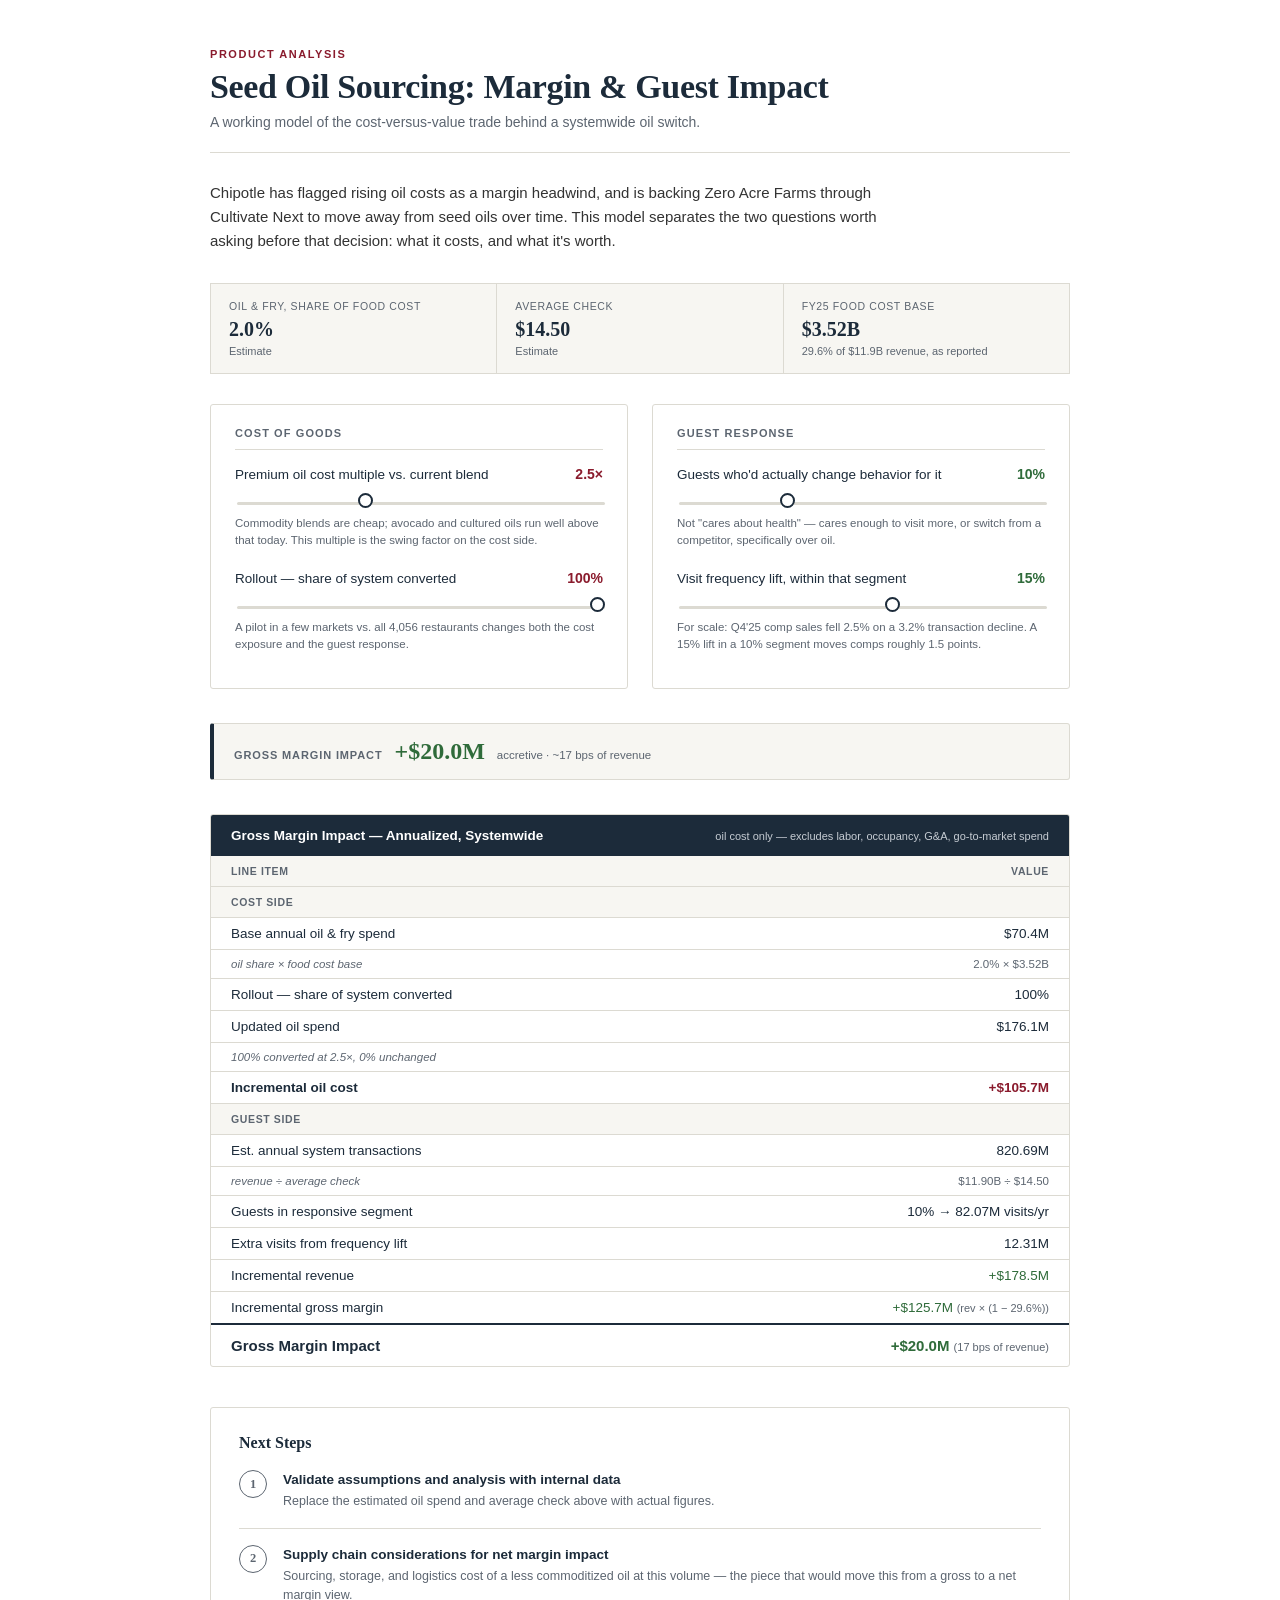
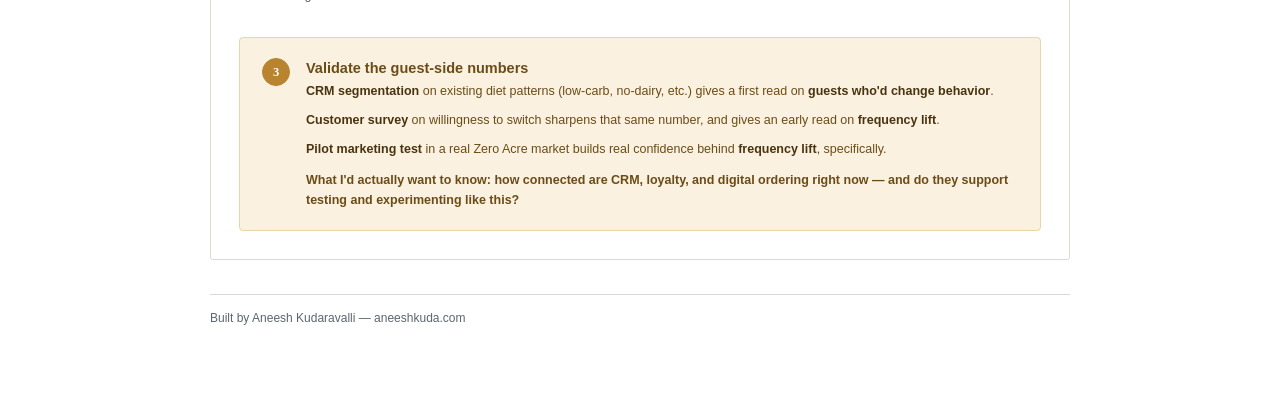
<file: oil-line/index.html>
<!DOCTYPE html>
<html lang="en">
<head>
<meta charset="UTF-8">
<title>Seed Oil Sourcing — Margin & Guest Impact</title>
<meta property="og:title" content="Seed Oil Sourcing: Margin & Guest Impact">
<meta property="og:description" content="A working model of the cost-vs-value trade behind a systemwide oil switch at Chipotle — built by Aneesh Kudaravalli.">
<meta property="og:type" content="website">
<meta name="twitter:card" content="summary">
<meta name="twitter:title" content="Seed Oil Sourcing: Margin & Guest Impact">
<meta name="twitter:description" content="A working model of the cost-vs-value trade behind a systemwide oil switch at Chipotle.">
<meta name="description" content="A working model of the cost-vs-value trade behind a systemwide oil switch at Chipotle — built by Aneesh Kudaravalli.">
<link rel="icon" href="data:,">
<style>
  :root{
    --ink: #1c2b3a;
    --ink-soft: #5c6570;
    --rule: #dcdad2;
    --panel: #f7f6f2;
    --paper: #ffffff;
    --accent: #8a1b2d;
    --accent-soft: #f4e9ea;
    --gold: #b8842f;
    --gold-soft: #faf1e0;
    --positive: #2f6b3a;
    --negative: #8a1b2d;
  }
  *{box-sizing:border-box;}
  html,body{margin:0;padding:0;background:var(--paper);}
  body{
    font-family: -apple-system, "Helvetica Neue", Arial, sans-serif;
    color: var(--ink);
    min-height:100vh;
  }
  .wrap{max-width: 940px; margin:0 auto; padding: 48px 40px 70px;}
  @media (max-width: 640px){ .wrap{ padding: 32px 20px 50px; } }

  header{
    border-bottom: 1px solid var(--rule);
    padding-bottom: 22px;
    margin-bottom: 28px;
  }
  .eyebrow{
    text-transform: uppercase;
    letter-spacing: .14em;
    font-size: 11px;
    color: var(--accent);
    margin: 0 0 8px;
    font-weight:600;
  }
  h1{
    font-family: Georgia, 'Times New Roman', serif;
    font-weight: 600;
    font-size: clamp(26px, 4vw, 34px);
    margin: 0 0 8px;
    letter-spacing: -0.01em;
    color: var(--ink);
  }
  .sub{
    font-size: 14px;
    color: var(--ink-soft);
    margin: 0;
  }

  .dek{
    font-size: 15px;
    line-height: 1.6;
    color: #333;
    max-width: 680px;
    margin: 0 0 30px;
  }

  /* key assumptions strip */
  .givens{
    display:grid;
    grid-template-columns: repeat(3, 1fr);
    gap: 1px;
    background: var(--rule);
    border: 1px solid var(--rule);
    margin-bottom: 30px;
  }
  @media (max-width: 640px){ .givens{ grid-template-columns: 1fr; } }
  .given{
    background: var(--panel);
    padding: 16px 18px;
  }
  .given .k{
    color: var(--ink-soft);
    text-transform:uppercase; letter-spacing:.06em; font-size:10.5px;
    display:block; margin-bottom:6px;
  }
  .given .v{ color: var(--ink); font-weight:700; font-size: 20px; font-family: Georgia, serif;}
  .given .n{ color: var(--ink-soft); font-size: 11px; display:block; margin-top:4px;}

  .quick-impact{
    display:flex;
    align-items:baseline;
    gap: 12px;
    flex-wrap: wrap;
    background: var(--panel);
    border: 1px solid var(--rule);
    border-left: 4px solid var(--ink);
    border-radius: 3px;
    padding: 14px 20px;
    margin-bottom: 34px;
  }
  .qi-label{
    font-size: 11px;
    text-transform: uppercase;
    letter-spacing: .08em;
    color: var(--ink-soft);
    font-weight: 700;
  }
  .qi-value{
    font-family: Georgia, serif;
    font-size: 24px;
    font-weight: 700;
  }
  .qi-value.pos{ color: var(--positive); }
  .qi-value.neg{ color: var(--negative); }
  .qi-sub{
    font-size: 11.5px;
    color: var(--ink-soft);
  }

  .stations{
    display:grid;
    grid-template-columns: 1fr 1fr;
    gap: 24px;
    margin-bottom: 34px;
  }
  @media (max-width: 720px){ .stations{ grid-template-columns: 1fr; } }

  .station{
    border: 1px solid var(--rule);
    border-radius: 3px;
    padding: 22px 24px 24px;
  }
  .station-label{
    font-size: 11px;
    letter-spacing: .1em;
    text-transform: uppercase;
    color: var(--ink-soft);
    margin: 0 0 16px;
    font-weight: 600;
    border-bottom: 1px solid var(--rule);
    padding-bottom: 10px;
  }

  .field{ margin-bottom: 22px; }
  .field:last-child{ margin-bottom: 0; }
  .field-top{
    display:flex; justify-content:space-between; align-items:baseline;
    margin-bottom: 9px;
  }
  .field-top label{ font-size: 13.5px; color: var(--ink); font-weight:500;}
  .field-top .val{
    font-size: 14px;
    font-weight: 700;
    font-variant-numeric: tabular-nums;
  }
  .station.cost .field-top .val{ color: var(--accent); }
  .station.guest .field-top .val{ color: var(--positive); }

  input[type=range]{
    -webkit-appearance:none; appearance:none;
    width:100%; height: 3px;
    background: var(--rule);
    border-radius: 2px;
    outline:none;
  }
  input[type=range]::-webkit-slider-thumb{
    -webkit-appearance:none;
    width:15px; height:15px;
    border-radius:50%;
    background: var(--paper);
    border: 2px solid var(--ink);
    cursor:pointer;
    margin-top:-6px;
  }
  input[type=range]::-moz-range-thumb{
    width:13px; height:13px; border-radius:50%;
    background: var(--paper); border: 2px solid var(--ink); cursor:pointer;
  }

  .note{
    font-size: 11.5px;
    color: var(--ink-soft);
    margin-top: 6px;
    line-height:1.45;
  }

  /* output table */
  .sheet{
    border: 1px solid var(--rule);
    border-radius: 3px;
    overflow: hidden;
    margin-bottom: 40px;
  }
  .sheet-head{
    background: var(--ink);
    color: #fff;
    padding: 13px 20px;
    display:flex; justify-content:space-between; align-items:baseline;
    flex-wrap: wrap;
    gap: 6px;
  }
  .sheet-head .t1{ font-weight:600; font-size:13.5px; }
  .sheet-head .t2{ font-size: 11px; color: #c6ccd3; }

  table{ width:100%; border-collapse: collapse; font-size: 13.5px; }
  thead th{
    text-align:left;
    font-size: 10.5px;
    text-transform: uppercase;
    letter-spacing: .06em;
    color: var(--ink-soft);
    background: var(--panel);
    padding: 9px 20px;
    border-bottom: 1px solid var(--rule);
  }
  thead th.num{ text-align:right; }
  tbody td{
    padding: 8px 20px;
    border-bottom: 1px solid var(--rule);
  }
  tbody td.num{ text-align:right; font-variant-numeric: tabular-nums; }
  tbody td.num.pos{ color: var(--positive); }
  tbody td.num.neg{ color: var(--negative); }
  tbody tr.section td{
    background: var(--panel);
    font-weight:700;
    font-size: 10.5px;
    text-transform:uppercase;
    letter-spacing:.06em;
    color: var(--ink-soft);
    padding-top:9px; padding-bottom:9px;
  }
  tbody tr.formula td{ color: var(--ink-soft); font-size:11.5px; font-style: italic; }
  tbody tr.formula td.num{ font-style: normal; }
  tbody tr.callout td{ font-weight: 700; }
  tbody tr.callout td.num.neg{ color: var(--negative); }
  tbody tr.callout td.num.pos{ color: var(--positive); }
  tbody tr.result td{
    font-weight:700; font-size:15px;
    border-top: 2px solid var(--ink);
    border-bottom: none;
    padding-top:12px; padding-bottom:12px;
  }
  tbody tr.result td.num.pos{ color: var(--positive); }
  tbody tr.result td.num.neg{ color: var(--negative); }
  .bps{ font-size:11px; font-weight:400; color: var(--ink-soft); }

  /* next steps */
  .next-steps{
    border: 1px solid var(--rule);
    border-radius: 3px;
    padding: 26px 28px 28px;
  }
  .next-steps > h3{
    font-family: Georgia, serif;
    font-size: 16px;
    margin: 0 0 18px;
    color: var(--ink);
  }
  .step{
    display:flex; gap: 16px;
    padding: 16px 0;
    border-top: 1px solid var(--rule);
  }
  .step:first-of-type{ border-top: none; padding-top: 0; }
  .step-num{
    flex: 0 0 28px;
    height: 28px;
    border-radius: 50%;
    border: 1.5px solid var(--ink-soft);
    color: var(--ink-soft);
    display:flex; align-items:center; justify-content:center;
    font-size: 12.5px; font-weight:700;
    font-family: Georgia, serif;
  }
  .step-body h4{
    margin: 2px 0 5px;
    font-size: 13.5px;
    color: var(--ink);
  }
  .step-body p{
    margin: 0;
    font-size: 12.5px;
    line-height: 1.55;
    color: var(--ink-soft);
  }

  .step.highlight{
    background: var(--gold-soft);
    border: 1px solid #e9d5a8;
    border-radius: 4px;
    margin-top: 16px;
    padding: 20px 22px;
  }
  .step.highlight .step-num{
    background: var(--gold);
    border-color: var(--gold);
    color: #fff;
  }
  .step.highlight .step-body h4{
    font-size: 14.5px;
    color: #6b4c17;
  }
  .step.highlight .step-body p{ color: #6b4c17; }
  .step.highlight .step-body p.emph{
    margin-top: 12px;
    font-weight: 600;
  }
  .substeps p{
    margin: 0 0 9px;
    font-size: 12.5px;
    line-height: 1.6;
    color: #6b4c17;
  }
  .substeps p:last-child{ margin-bottom: 0; }
  .substeps p b{ color: #4a3410; }

  footer{
    margin-top: 34px;
    font-size: 12px;
    color: var(--ink-soft);
    border-top: 1px solid var(--rule);
    padding-top: 16px;
  }
</style>
</head>
<body>
<div class="wrap">

  <header>
    <p class="eyebrow">Product Analysis</p>
    <h1>Seed Oil Sourcing: Margin &amp; Guest Impact</h1>
    <p class="sub">A working model of the cost-versus-value trade behind a systemwide oil switch.</p>
  </header>

  <p class="dek">Chipotle has flagged rising oil costs as a margin headwind, and is backing Zero Acre Farms through Cultivate Next to move away from seed oils over time. This model separates the two questions worth asking before that decision: what it costs, and what it's worth.</p>

  <div class="givens">
    <div class="given">
      <span class="k">Oil &amp; fry, share of food cost</span>
      <span class="v" id="oilShareGiven">2.0%</span>
      <span class="n">Estimate</span>
    </div>
    <div class="given">
      <span class="k">Average check</span>
      <span class="v" id="checkGiven">$14.50</span>
      <span class="n">Estimate</span>
    </div>
    <div class="given">
      <span class="k">FY25 food cost base</span>
      <span class="v" id="foodCostGiven">–</span>
      <span class="n">29.6% of $11.9B revenue, as reported</span>
    </div>
  </div>

  <div class="stations">

    <div class="station cost">
      <p class="station-label">Cost of Goods</p>

      <div class="field">
        <div class="field-top">
          <label for="premium">Premium oil cost multiple vs. current blend</label>
          <span class="val" id="premiumVal">2.5×</span>
        </div>
        <input type="range" id="premium" min="1.2" max="5" step="0.1" value="2.5">
        <p class="note">Commodity blends are cheap; avocado and cultured oils run well above that today. This multiple is the swing factor on the cost side.</p>
      </div>

      <div class="field">
        <div class="field-top">
          <label for="rollout">Rollout — share of system converted</label>
          <span class="val" id="rolloutVal">100%</span>
        </div>
        <input type="range" id="rollout" min="10" max="100" step="5" value="100">
        <p class="note">A pilot in a few markets vs. all 4,056 restaurants changes both the cost exposure and the guest response.</p>
      </div>
    </div>

    <div class="station guest">
      <p class="station-label">Guest Response</p>

      <div class="field">
        <div class="field-top">
          <label for="segment">Guests who'd actually change behavior for it</label>
          <span class="val" id="segmentVal">10%</span>
        </div>
        <input type="range" id="segment" min="2" max="30" step="1" value="10">
        <p class="note">Not "cares about health" — cares enough to visit more, or switch from a competitor, specifically over oil.</p>
      </div>

      <div class="field">
        <div class="field-top">
          <label for="lift">Visit frequency lift, within that segment</label>
          <span class="val" id="liftVal">15%</span>
        </div>
        <input type="range" id="lift" min="1" max="25" step="1" value="15">
        <p class="note">For scale: Q4'25 comp sales fell 2.5% on a 3.2% transaction decline. A 15% lift in a 10% segment moves comps roughly 1.5 points.</p>
      </div>
    </div>

  </div>

  <div class="quick-impact">
    <span class="qi-label">Gross Margin Impact</span>
    <span class="qi-value" id="quickImpactValue">–</span>
    <span class="qi-sub" id="quickImpactSub"></span>
  </div>

  <div class="sheet">
    <div class="sheet-head">
      <span class="t1">Gross Margin Impact — Annualized, Systemwide</span>
      <span class="t2">oil cost only — excludes labor, occupancy, G&amp;A, go-to-market spend</span>
    </div>
    <table>
      <thead>
        <tr><th>Line item</th><th class="num">Value</th></tr>
      </thead>
      <tbody id="sheetBody">
        <!-- filled by JS -->
      </tbody>
    </table>
  </div>

  <div class="next-steps">
    <h3>Next Steps</h3>

    <div class="step">
      <div class="step-num">1</div>
      <div class="step-body">
        <h4>Validate assumptions and analysis with internal data</h4>
        <p>Replace the estimated oil spend and average check above with actual figures.</p>
      </div>
    </div>

    <div class="step">
      <div class="step-num">2</div>
      <div class="step-body">
        <h4>Supply chain considerations for net margin impact</h4>
        <p>Sourcing, storage, and logistics cost of a less commoditized oil at this volume — the piece that would move this from a gross to a net margin view.</p>
      </div>
    </div>

    <div class="step highlight">
      <div class="step-num">3</div>
      <div class="step-body">
        <h4>Validate the guest-side numbers</h4>
        <div class="substeps">
          <p><b>CRM segmentation</b> on existing diet patterns (low-carb, no-dairy, etc.) gives a first read on <b>guests who'd change behavior</b>.</p>
          <p><b>Customer survey</b> on willingness to switch sharpens that same number, and gives an early read on <b>frequency lift</b>.</p>
          <p><b>Pilot marketing test</b> in a real Zero Acre market builds real confidence behind <b>frequency lift</b>, specifically.</p>
        </div>
        <p class="emph">What I'd actually want to know: how connected are CRM, loyalty, and digital ordering right now — and do they support testing and experimenting like this?</p>
      </div>
    </div>
  </div>

  <footer>
    Built by Aneesh Kudaravalli — aneeshkuda.com
  </footer>

</div>

<script>
function fmt(n){
  const sign = n < 0 ? "-" : "";
  n = Math.abs(n);
  if(n >= 1e9) return sign + "$" + (n/1e9).toFixed(2) + "B";
  if(n >= 1e6) return sign + "$" + (n/1e6).toFixed(1) + "M";
  if(n >= 1e3) return sign + "$" + (n/1e3).toFixed(0) + "K";
  return sign + "$" + n.toFixed(0);
}
function fmtNum(n){
  if(n >= 1e6) return (n/1e6).toFixed(2) + "M";
  if(n >= 1e3) return (n/1e3).toFixed(0) + "K";
  return n.toFixed(0);
}

const REVENUE = 11.9e9;
const FOOD_COST_PCT = 0.296;
const OIL_SHARE = 0.02;
const CHECK = 14.50;

function estGuestVisitsBase(check){
  return REVENUE / check;
}

document.getElementById("foodCostGiven").textContent = fmt(REVENUE * FOOD_COST_PCT);
document.getElementById("oilShareGiven").textContent = (OIL_SHARE*100).toFixed(1) + "%";
document.getElementById("checkGiven").textContent = "$" + CHECK.toFixed(2);

const ids = ["premium","rollout","segment","lift"];
const els = {};
ids.forEach(id => els[id] = document.getElementById(id));

function row(item, value, opts){
  opts = opts || {};
  const cls = opts.cls ? ' class="'+opts.cls+'"' : '';
  const numCls = opts.numCls ? ' class="num '+opts.numCls+'"' : ' class="num"';
  return '<tr'+cls+'><td>'+item+'</td><td'+numCls+'>'+value+'</td></tr>';
}

function update(){
  const premium = parseFloat(els.premium.value);
  const rollout = parseFloat(els.rollout.value) / 100;
  const segment = parseFloat(els.segment.value) / 100;
  const lift = parseFloat(els.lift.value) / 100;

  document.getElementById("premiumVal").textContent = els.premium.value + "×";
  document.getElementById("rolloutVal").textContent = els.rollout.value + "%";
  document.getElementById("segmentVal").textContent = els.segment.value + "%";
  document.getElementById("liftVal").textContent = els.lift.value + "%";

  const totalFoodCost = REVENUE * FOOD_COST_PCT;
  const baseOilSpend = totalFoodCost * OIL_SHARE;
  const incrementalCost = baseOilSpend * (premium - 1) * rollout;

  const totalVisits = estGuestVisitsBase(CHECK);
  const segmentVisits = totalVisits * segment;
  const extraVisits = segmentVisits * lift * rollout;
  const incrementalRevenue = extraVisits * CHECK;
  const incrementalGrossMargin = incrementalRevenue * (1 - FOOD_COST_PCT);

  const net = incrementalGrossMargin - incrementalCost;
  const bps = (net / REVENUE) * 10000;
  const netCls = net >= 0 ? "pos" : "neg";

  const updatedOilSpend = baseOilSpend * (1 + rollout * (premium - 1));
  const rolloutPct = els.rollout.value;
  const unchangedPct = (100 - parseFloat(rolloutPct));

  let html = "";
  html += row("<b>Cost side</b>", "", {cls:"section"});
  html += row("Base annual oil &amp; fry spend", fmt(baseOilSpend));
  html += row("oil share × food cost base", "2.0% × " + fmt(totalFoodCost), {cls:"formula"});
  html += row("Rollout — share of system converted", rolloutPct + "%");
  html += row("Updated oil spend", fmt(updatedOilSpend));
  html += row(rolloutPct + "% converted at " + premium.toFixed(1) + "×, " + unchangedPct + "% unchanged", "", {cls:"formula"});
  html += row("Incremental oil cost", "+" + fmt(incrementalCost), {cls:"callout", numCls:"neg"});

  html += row("<b>Guest side</b>", "", {cls:"section"});
  html += row("Est. annual system transactions", fmtNum(totalVisits));
  html += row("revenue ÷ average check", fmt(REVENUE) + " ÷ " + "$" + CHECK.toFixed(2), {cls:"formula"});
  html += row("Guests in responsive segment", els.segment.value + "% → " + fmtNum(segmentVisits) + " visits/yr");
  html += row("Extra visits from frequency lift", fmtNum(extraVisits));
  html += row("Incremental revenue", "+" + fmt(incrementalRevenue), {numCls:"pos"});
  html += row("Incremental gross margin", "+" + fmt(incrementalGrossMargin) + " <span class='bps'>(rev × (1 − 29.6%))</span>", {numCls:"pos"});

  html += row("<b>Gross Margin Impact</b>", (net>=0?"+":"-") + fmt(net) + " <span class='bps'>(" + Math.abs(bps).toFixed(0) + " bps of revenue)</span>", {cls:"result", numCls:netCls});

  document.getElementById("sheetBody").innerHTML = html;

  const qiVal = document.getElementById("quickImpactValue");
  qiVal.textContent = (net >= 0 ? "+" : "-") + fmt(net);
  qiVal.className = "qi-value " + netCls;
  document.getElementById("quickImpactSub").textContent =
    (net >= 0 ? "accretive" : "dilutive") + " · ~" + Math.abs(bps).toFixed(0) + " bps of revenue";
}

ids.forEach(id => els[id].addEventListener("input", update));
update();
</script>

</body>
</html>
</file>
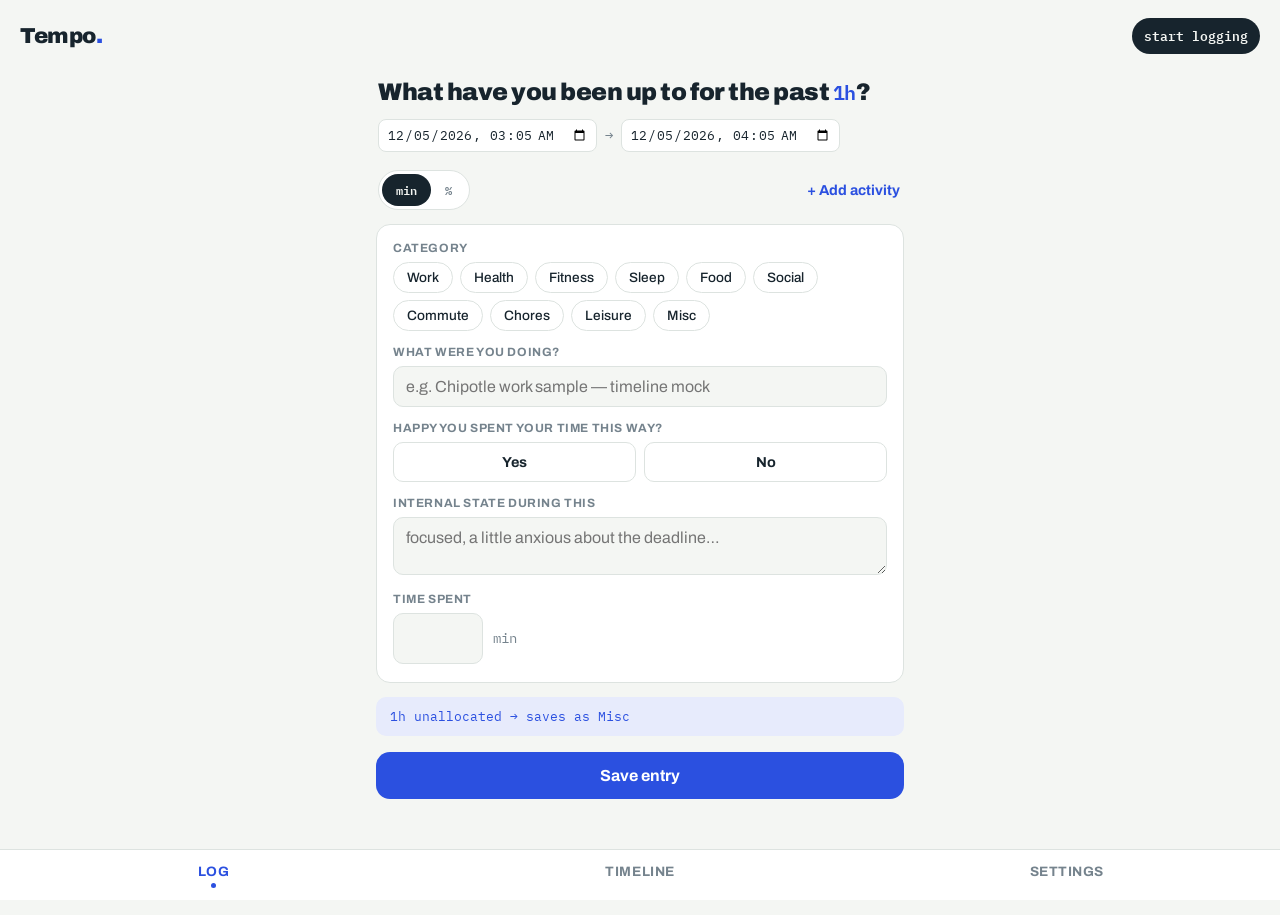
<file: tempo/index.html>
<!DOCTYPE html>
<html lang="en">
<head>
<meta charset="UTF-8">
<meta name="viewport" content="width=device-width, initial-scale=1, viewport-fit=cover, user-scalable=no">
<title>Tempo — time & state journal</title>
<meta name="theme-color" content="#F4F6F3">
<link rel="manifest" href="./manifest.webmanifest">
<link rel="apple-touch-icon" href="./apple-touch-icon.png">
<meta name="apple-mobile-web-app-capable" content="yes">
<meta name="apple-mobile-web-app-status-bar-style" content="default">
<meta name="apple-mobile-web-app-title" content="Tempo">
<link rel="preconnect" href="https://fonts.googleapis.com">
<link rel="preconnect" href="https://fonts.gstatic.com" crossorigin>
<link href="https://fonts.googleapis.com/css2?family=Archivo:wght@400;500;700;900&family=IBM+Plex+Mono:wght@400;500;600&display=swap" rel="stylesheet">
<style>
:root{
  --paper:#F4F6F3; --card:#FFFFFF; --ink:#17242D; --graphite:#75838D; --line:#DDE3E0;
  --cobalt:#2B50E0; --cobalt-soft:#E7EBFC;
  --glad:#1F9D62; --glad-soft:#E3F4EC; --notglad:#D6493E; --notglad-soft:#FBE9E7;
  --r:14px; --mono:'IBM Plex Mono',ui-monospace,monospace; --sans:'Archivo',system-ui,sans-serif;
}
*{box-sizing:border-box;margin:0;padding:0;-webkit-tap-highlight-color:transparent}
html{font-size:16px}
body{background:var(--paper);color:var(--ink);font-family:var(--sans);min-height:100vh;padding-bottom:96px}
button{font-family:inherit;font-size:inherit;color:inherit;background:none;border:none;cursor:pointer}
input,textarea,select{font-family:inherit;font-size:1rem;color:var(--ink)}
textarea{resize:vertical}
:focus-visible{outline:2px solid var(--cobalt);outline-offset:2px}

/* ---------- header ---------- */
header{padding:calc(env(safe-area-inset-top) + 18px) 20px 14px;display:flex;align-items:center;justify-content:space-between;gap:12px}
.brand{font-weight:900;font-size:1.35rem;letter-spacing:-.02em}
.brand span{color:var(--cobalt)}
.gap-chip{font-family:var(--mono);font-size:.8rem;font-weight:600;background:var(--ink);color:var(--paper);padding:7px 12px;border-radius:999px;white-space:nowrap}
.gap-chip.caughtup{background:var(--glad-soft);color:var(--glad)}

/* ---------- tabs ---------- */
nav{position:fixed;bottom:0;left:0;right:0;background:var(--card);border-top:1px solid var(--line);display:flex;z-index:30;padding-bottom:env(safe-area-inset-bottom)}
nav button{flex:1;padding:14px 0 12px;font-weight:700;font-size:.85rem;letter-spacing:.04em;text-transform:uppercase;color:var(--graphite)}
nav button.active{color:var(--cobalt)}
nav button.active .dot{opacity:1}
nav .dot{display:block;width:5px;height:5px;border-radius:50%;background:var(--cobalt);margin:4px auto 0;opacity:0}

main{max-width:560px;margin:0 auto;padding:0 16px}
section.view{display:none}
section.view.active{display:block}

/* ---------- log view ---------- */
.prompt{font-weight:900;font-size:1.5rem;line-height:1.2;letter-spacing:-.02em;margin:10px 2px 4px}
.prompt em{font-style:normal;color:var(--cobalt);font-family:var(--mono);font-weight:600;font-size:1.25rem}
.window-row{display:flex;align-items:center;gap:8px;margin:12px 2px 18px;font-family:var(--mono);font-size:.85rem;color:var(--graphite)}
.window-row input[type=datetime-local]{font-family:var(--mono);font-size:.8rem;border:1px solid var(--line);border-radius:8px;padding:6px 8px;background:var(--card);color:var(--ink)}

.acard{background:var(--card);border:1px solid var(--line);border-radius:var(--r);padding:16px;margin-bottom:14px;position:relative}
.acard .remove{position:absolute;top:10px;right:12px;color:var(--graphite);font-size:1.1rem;line-height:1;padding:4px}
.field{margin-bottom:14px}
.field label{display:block;font-size:.75rem;font-weight:700;letter-spacing:.05em;text-transform:uppercase;color:var(--graphite);margin-bottom:7px}
.cats{display:flex;flex-wrap:wrap;gap:7px}
.cats button{border:1px solid var(--line);border-radius:999px;padding:7px 13px;font-size:.85rem;font-weight:500;background:var(--card)}
.cats button.sel{background:var(--ink);color:var(--paper);border-color:var(--ink)}
.field input[type=text],.field textarea{width:100%;border:1px solid var(--line);border-radius:10px;padding:11px 12px;background:var(--paper)}
.field textarea{min-height:56px}
.gladrow{display:flex;gap:8px}
.gladrow button{flex:1;border:1px solid var(--line);border-radius:10px;padding:11px 8px;font-weight:700;font-size:.9rem;background:var(--card)}
.gladrow button.yes.sel{background:var(--glad-soft);border-color:var(--glad);color:var(--glad)}
.gladrow button.no.sel{background:var(--notglad-soft);border-color:var(--notglad);color:var(--notglad)}
.allocrow{display:flex;align-items:center;gap:10px}
.allocrow input{width:90px;border:1px solid var(--line);border-radius:10px;padding:11px 12px;background:var(--paper);font-family:var(--mono);font-weight:600;text-align:right}
.allocrow .unit{font-family:var(--mono);font-size:.85rem;color:var(--graphite)}
.alloc-equiv{font-family:var(--mono);font-size:.75rem;color:var(--graphite);margin-left:auto}

.toolbar{display:flex;align-items:center;justify-content:space-between;margin:4px 2px 14px}
.seg{display:inline-flex;background:var(--card);border:1px solid var(--line);border-radius:999px;padding:3px}
.seg button{padding:6px 14px;border-radius:999px;font-family:var(--mono);font-size:.78rem;font-weight:600;color:var(--graphite)}
.seg button.sel{background:var(--ink);color:var(--paper)}
.addact{font-weight:700;color:var(--cobalt);font-size:.9rem;padding:8px 2px}

.remainder{font-family:var(--mono);font-size:.82rem;padding:11px 14px;border-radius:10px;margin-bottom:14px}
.remainder.ok{background:var(--cobalt-soft);color:var(--cobalt)}
.remainder.zero{background:var(--glad-soft);color:var(--glad)}
.remainder.over{background:var(--notglad-soft);color:var(--notglad)}

.savebtn{width:100%;background:var(--cobalt);color:#fff;font-weight:700;font-size:1rem;padding:15px;border-radius:var(--r);margin:2px 0 20px}
.savebtn:disabled{opacity:.45}
.toast{position:fixed;left:50%;bottom:90px;transform:translateX(-50%) translateY(20px);background:var(--ink);color:var(--paper);font-family:var(--mono);font-size:.82rem;padding:10px 18px;border-radius:999px;opacity:0;pointer-events:none;transition:.25s;z-index:40}
.toast.show{opacity:1;transform:translateX(-50%) translateY(0)}

/* ---------- timeline ---------- */
.day{margin:18px 0 26px}
.dayhead{display:flex;align-items:baseline;justify-content:space-between;margin:0 2px 8px}
.dayhead h2{font-weight:900;font-size:1.05rem;letter-spacing:-.01em}
.dayhead .stat{font-family:var(--mono);font-size:.75rem;color:var(--graphite)}
.strip{display:flex;height:34px;border-radius:8px;overflow:hidden;border:1px solid var(--line);background:repeating-linear-gradient(90deg,var(--card),var(--card) 6px,var(--paper) 6px,var(--paper) 12px)}
.strip .segblk{height:100%}
.striplabels{display:flex;justify-content:space-between;font-family:var(--mono);font-size:.65rem;color:var(--graphite);margin:4px 2px 10px}
.ecard{background:var(--card);border:1px solid var(--line);border-radius:var(--r);margin-bottom:10px;overflow:hidden}
.ecard .ehead{width:100%;display:flex;align-items:center;gap:10px;padding:13px 14px;text-align:left}
.ecard .etime{font-family:var(--mono);font-size:.78rem;font-weight:600;color:var(--cobalt);white-space:nowrap}
.ecard .esumm{font-size:.88rem;color:var(--ink);overflow:hidden;text-overflow:ellipsis;white-space:nowrap;flex:1}
.ecard .chev{color:var(--graphite);font-size:.8rem}
.ebody{display:none;border-top:1px solid var(--line);padding:4px 14px 10px}
.ecard.open .ebody{display:block}
.arow{padding:12px 0;border-bottom:1px dashed var(--line)}
.arow:last-of-type{border-bottom:none}
.arow .top{display:flex;align-items:center;gap:8px;margin-bottom:4px}
.catdot{width:9px;height:9px;border-radius:3px;flex:none}
.arow .cat{font-size:.72rem;font-weight:700;letter-spacing:.05em;text-transform:uppercase;color:var(--graphite)}
.arow .mins{font-family:var(--mono);font-size:.72rem;color:var(--graphite);margin-left:auto}
.gdot{width:9px;height:9px;border-radius:50%;flex:none}
.arow .desc{font-size:.92rem;margin:2px 0}
.arow .state{font-size:.85rem;color:var(--graphite);font-style:italic}
.eactions{display:flex;gap:14px;padding:8px 0 4px}
.eactions button{font-size:.8rem;font-weight:700;color:var(--graphite)}
.eactions button.danger{color:var(--notglad)}
.empty{text-align:center;color:var(--graphite);padding:60px 20px;font-size:.95rem;line-height:1.6}
.empty strong{display:block;font-weight:900;font-size:1.2rem;color:var(--ink);margin-bottom:6px}

/* ---------- settings ---------- */
.setcard{background:var(--card);border:1px solid var(--line);border-radius:var(--r);padding:16px;margin:14px 0}
.setcard h3{font-size:.95rem;font-weight:900;margin-bottom:6px}
.setcard p{font-size:.85rem;color:var(--graphite);line-height:1.5;margin-bottom:12px}
.setbtn{display:inline-block;border:1px solid var(--line);border-radius:10px;padding:10px 16px;font-weight:700;font-size:.88rem;background:var(--paper)}
@media (prefers-reduced-motion: reduce){*{transition:none!important}}
</style>
</head>
<body>

<header>
  <div class="brand">Tempo<span>.</span></div>
  <button class="gap-chip" id="gapChip" onclick="showView('log')">—</button>
</header>

<main>
  <!-- LOG -->
  <section class="view active" id="view-log">
    <h1 class="prompt">What have you been up to for the past <em id="promptGap">—</em>?</h1>
    <div class="window-row">
      <input type="datetime-local" id="winStart" aria-label="Window start">
      <span>→</span>
      <input type="datetime-local" id="winEnd" aria-label="Window end">
    </div>
    <div class="toolbar">
      <div class="seg" role="group" aria-label="Allocation mode">
        <button id="modeMin" class="sel" onclick="setMode('min')">min</button>
        <button id="modePct" onclick="setMode('pct')">%</button>
      </div>
      <button class="addact" onclick="addActivity()">+ Add activity</button>
    </div>
    <div id="activities"></div>
    <div class="remainder ok" id="remainder">—</div>
    <button class="savebtn" id="saveBtn" onclick="saveEntry()">Save entry</button>
  </section>

  <!-- TIMELINE -->
  <section class="view" id="view-timeline"><div id="timeline"></div></section>

  <!-- SETTINGS -->
  <section class="view" id="view-settings">
    <div class="setcard">
      <h3>Export data</h3>
      <p>Download every entry as JSON. Your data lives on this device only — export regularly as a backup.</p>
      <button class="setbtn" onclick="exportJSON()">Download JSON</button>
    </div>
    <div class="setcard">
      <h3>Import data</h3>
      <p>Restore from a Tempo JSON export. Entries merge by ID; nothing is overwritten silently.</p>
      <input type="file" id="importFile" accept=".json" onchange="importJSON(event)">
    </div>
    <div class="setcard">
      <h3>Hourly nudge on iPhone</h3>
      <p>Open Shortcuts → Automation → New → Time of Day → repeat hourly → add action "Open URL" with this page's address. Or set a recurring Reminder. iOS can't text you from a web app, but this gets close.</p>
    </div>
  </section>
</main>

<nav>
  <button id="tab-log" class="active" onclick="showView('log')">Log<span class="dot"></span></button>
  <button id="tab-timeline" onclick="showView('timeline')">Timeline<span class="dot"></span></button>
  <button id="tab-settings" onclick="showView('settings')">Settings<span class="dot"></span></button>
</nav>

<div class="toast" id="toast"></div>

<script>
/* =============== data =============== */
const KEY='tempo.v1';
const CATS=[
 {id:'work',    label:'Work',    color:'#2B50E0'},
 {id:'health',  label:'Health',  color:'#3FB8AF'},
 {id:'fitness', label:'Fitness', color:'#1F9D62'},
 {id:'sleep',   label:'Sleep',   color:'#5C6BC0'},
 {id:'food',    label:'Food',    color:'#E8A13B'},
 {id:'social',  label:'Social',  color:'#E5679B'},
 {id:'commute', label:'Commute', color:'#8D6E63'},
 {id:'chores',  label:'Chores',  color:'#A1887F'},
 {id:'leisure', label:'Leisure', color:'#9C5FE0'},
 {id:'misc',    label:'Misc',    color:'#B0BEC5'},
];
const catById=id=>CATS.find(c=>c.id===id)||CATS[CATS.length-1];

function loadStore(){
  try{
    const raw=localStorage.getItem(KEY);
    if(raw){const s=JSON.parse(raw); if(s&&Array.isArray(s.entries)) return s;}
  }catch(e){}
  return {schema:1, profile:{id:'local-user', role:'owner'}, entries:[]};
}
function saveStore(){ localStorage.setItem(KEY, JSON.stringify(store)); }
let store=loadStore();

/* =============== helpers =============== */
const uid=()=> Date.now().toString(36)+Math.random().toString(36).slice(2,8);
const pad=n=>String(n).padStart(2,'0');
function toLocalInput(d){return d.getFullYear()+'-'+pad(d.getMonth()+1)+'-'+pad(d.getDate())+'T'+pad(d.getHours())+':'+pad(d.getMinutes());}
function fmtDur(mins){
  mins=Math.round(mins);
  if(mins<60) return mins+'m';
  const h=Math.floor(mins/60), m=mins%60;
  return m? h+'h '+m+'m' : h+'h';
}
function fmtTime(iso){const d=new Date(iso);let h=d.getHours(),m=d.getMinutes(),ap=h>=12?'p':'a';h=h%12||12;return h+':'+pad(m)+ap;}
function dayKey(iso){const d=new Date(iso);return d.getFullYear()+'-'+pad(d.getMonth()+1)+'-'+pad(d.getDate());}
function dayLabel(key){
  const [y,mo,da]=key.split('-').map(Number);
  const d=new Date(y,mo-1,da), today=new Date(); today.setHours(0,0,0,0);
  const diff=Math.round((today-d)/86400000);
  const nice=d.toLocaleDateString(undefined,{weekday:'long',month:'short',day:'numeric'});
  return diff===0?'Today · '+nice : diff===1?'Yesterday · '+nice : nice;
}
function lastEntryEnd(){
  if(!store.entries.length) return null;
  return store.entries.reduce((mx,e)=> new Date(e.end)>new Date(mx)?e.end:mx, store.entries[0].end);
}

/* =============== live gap chip =============== */
function refreshGap(){
  const last=lastEntryEnd();
  const chip=document.getElementById('gapChip');
  if(!last){chip.textContent='start logging'; chip.classList.remove('caughtup'); return;}
  const mins=(Date.now()-new Date(last).getTime())/60000;
  if(mins<5){chip.textContent='caught up'; chip.classList.add('caughtup');}
  else {chip.textContent=fmtDur(mins)+' unlogged'; chip.classList.remove('caughtup');}
}
setInterval(refreshGap,30000);

/* =============== log form =============== */
let mode='min'; // 'min' | 'pct'
let draft=[];   // activity drafts

function windowMinutes(){
  const s=new Date(document.getElementById('winStart').value);
  const e=new Date(document.getElementById('winEnd').value);
  const m=(e-s)/60000;
  return isFinite(m)?Math.round(m):0;
}
function initWindow(){
  const now=new Date();
  const last=lastEntryEnd();
  const start=last?new Date(last):new Date(now.getTime()-60*60000);
  document.getElementById('winStart').value=toLocalInput(start);
  document.getElementById('winEnd').value=toLocalInput(now);
  refreshPrompt();
}
function refreshPrompt(){
  document.getElementById('promptGap').textContent=fmtDur(Math.max(windowMinutes(),0));
  refreshRemainder();
}
document.getElementById('winStart').addEventListener('change',refreshPrompt);
document.getElementById('winEnd').addEventListener('change',refreshPrompt);

function setMode(m){
  if(m===mode) return;
  const W=windowMinutes()||1;
  draft.forEach(a=>{ if(a.alloc!=='' && a.alloc!=null){
    a.alloc = m==='pct' ? Math.round(a.alloc/W*1000)/10 : Math.round(a.alloc/100*W);
  }});
  mode=m;
  document.getElementById('modeMin').classList.toggle('sel',m==='min');
  document.getElementById('modePct').classList.toggle('sel',m==='pct');
  renderActivities();
}
function blankActivity(){return {id:uid(),category:null,description:'',glad:null,state:'',alloc:''};}
function addActivity(){draft.push(blankActivity());renderActivities();}
function removeActivity(id){draft=draft.filter(a=>a.id!==id);if(!draft.length)draft.push(blankActivity());renderActivities();}

function allocMinutes(a){
  const v=parseFloat(a.alloc);
  if(!isFinite(v)) return 0;
  return mode==='pct'? v/100*windowMinutes() : v;
}
function totalAlloc(){return draft.reduce((s,a)=>s+allocMinutes(a),0);}

function refreshRemainder(){
  const W=windowMinutes(), used=totalAlloc(), rem=W-used;
  const el=document.getElementById('remainder');
  if(rem<-0.5){el.className='remainder over'; el.textContent='Over by '+fmtDur(-rem)+' — trim an activity';}
  else if(rem<=0.5){el.className='remainder zero'; el.textContent='Fully allocated ✓';}
  else {el.className='remainder ok'; el.textContent=fmtDur(rem)+' unallocated → saves as Misc';}
  document.getElementById('saveBtn').disabled = rem<-0.5;
  // update per-card equivalents
  draft.forEach(a=>{
    const eq=document.getElementById('eq-'+a.id);
    if(eq){const m=allocMinutes(a); eq.textContent = m? (mode==='pct'? '≈ '+fmtDur(m) : '≈ '+(Math.round(m/W*1000)/10)+'%') : '';}
  });
}

function renderActivities(){
  const wrap=document.getElementById('activities');
  wrap.innerHTML='';
  draft.forEach((a,i)=>{
    const card=document.createElement('div'); card.className='acard';
    card.innerHTML=`
      ${draft.length>1?`<button class="remove" aria-label="Remove activity" onclick="removeActivity('${a.id}')">✕</button>`:''}
      <div class="field"><label>Category</label>
        <div class="cats">${CATS.map(c=>`<button class="${a.category===c.id?'sel':''}" onclick="setCat('${a.id}','${c.id}')">${c.label}</button>`).join('')}</div>
      </div>
      <div class="field"><label>What were you doing?</label>
        <input type="text" value="${escAttr(a.description)}" oninput="draftSet('${a.id}','description',this.value)" placeholder="e.g. Chipotle work sample — timeline mock">
      </div>
      <div class="field"><label>Happy you spent your time this way?</label>
        <div class="gladrow">
          <button class="yes ${a.glad===true?'sel':''}" onclick="setGlad('${a.id}',true)">Yes</button>
          <button class="no ${a.glad===false?'sel':''}" onclick="setGlad('${a.id}',false)">No</button>
        </div>
      </div>
      <div class="field"><label>Internal state during this</label>
        <textarea oninput="draftSet('${a.id}','state',this.value)" placeholder="focused, a little anxious about the deadline…">${esc(a.state)}</textarea>
      </div>
      <div class="field" style="margin-bottom:2px"><label>Time spent</label>
        <div class="allocrow">
          <input type="number" inputmode="decimal" min="0" value="${a.alloc}" oninput="draftSet('${a.id}','alloc',this.value)">
          <span class="unit">${mode==='pct'?'%':'min'}</span>
          <span class="alloc-equiv" id="eq-${a.id}"></span>
        </div>
      </div>`;
    wrap.appendChild(card);
  });
  refreshRemainder();
}
function esc(s){return (s||'').replace(/[&<>]/g,c=>({'&':'&amp;','<':'&lt;','>':'&gt;'}[c]));}
function escAttr(s){return esc(s).replace(/"/g,'&quot;');}
function draftSet(id,k,v){const a=draft.find(x=>x.id===id); if(a){a[k]=v; if(k==='alloc')refreshRemainder();}}
function setCat(id,cat){draftSet(id,'category',cat);renderActivities();}
function setGlad(id,val){const a=draft.find(x=>x.id===id);if(a){a.glad = a.glad===val? null : val;}renderActivities();}

function saveEntry(){
  const W=windowMinutes();
  if(W<=0){toast('End time must be after start');return;}
  const acts=[];
  for(const a of draft){
    const m=Math.round(allocMinutes(a));
    const has = a.category||a.description.trim()||a.state.trim()||m>0;
    if(!has) continue;
    if(!a.category){toast('Pick a category for each activity');return;}
    acts.push({id:a.id,category:a.category,description:a.description.trim(),glad:a.glad,state:a.state.trim(),minutes:m});
  }
  if(!acts.length){toast('Add at least one activity');return;}
  const used=acts.reduce((s,x)=>s+x.minutes,0);
  if(used>W+0.5){toast('Allocations exceed the window');return;}
  const rem=Math.round(W-used);
  if(rem>=1) acts.push({id:uid(),category:'misc',description:'Unallocated time',glad:null,state:'',minutes:rem});
  const s=new Date(document.getElementById('winStart').value);
  const e=new Date(document.getElementById('winEnd').value);
  const entry={id:editingId||uid(),start:s.toISOString(),end:e.toISOString(),createdAt:new Date().toISOString(),activities:acts};
  if(editingId){
    const i=store.entries.findIndex(x=>x.id===editingId);
    if(i>=0) store.entries[i]=entry; else store.entries.push(entry);
    editingId=null;
    document.getElementById('saveBtn').textContent='Save entry';
  } else store.entries.push(entry);
  store.entries.sort((a,b)=>new Date(a.start)-new Date(b.start));
  saveStore();
  draft=[blankActivity()];
  initWindow(); renderActivities(); refreshGap();
  toast('Logged '+fmtDur(W)+' ✓');
  showView('timeline');
}

/* =============== edit / delete =============== */
let editingId=null;
function editEntry(id){
  const e=store.entries.find(x=>x.id===id); if(!e)return;
  editingId=id;
  document.getElementById('winStart').value=toLocalInput(new Date(e.start));
  document.getElementById('winEnd').value=toLocalInput(new Date(e.end));
  mode='min';
  document.getElementById('modeMin').classList.add('sel');
  document.getElementById('modePct').classList.remove('sel');
  draft=e.activities.map(a=>({id:a.id,category:a.category,description:a.description,glad:a.glad,state:a.state,alloc:a.minutes}));
  document.getElementById('saveBtn').textContent='Update entry';
  refreshPrompt(); renderActivities(); showView('log');
}
function deleteEntry(id){
  if(!confirm('Delete this entry? This can\'t be undone.'))return;
  store.entries=store.entries.filter(x=>x.id!==id);
  saveStore(); renderTimeline(); refreshGap();
}

/* =============== timeline =============== */
function renderTimeline(){
  const wrap=document.getElementById('timeline');
  if(!store.entries.length){
    wrap.innerHTML='<div class="empty"><strong>No entries yet</strong>Log your first window and your day will start filling in here, minute by minute.</div>';
    return;
  }
  const byDay={};
  [...store.entries].sort((a,b)=>new Date(a.start)-new Date(b.start)).forEach(e=>{
    (byDay[dayKey(e.start)] ||= []).push(e);
  });
  const days=Object.keys(byDay).sort().reverse();
  wrap.innerHTML=days.map(dk=>{
    const entries=byDay[dk];
    let total=0, gladMin=0, ratedMin=0;
    const segs=[];
    entries.forEach(e=>{
      const s=new Date(e.start), en=new Date(e.end);
      const midnight=new Date(s); midnight.setHours(0,0,0,0);
      let cursor=(s-midnight)/60000;
      e.activities.forEach(a=>{
        segs.push({start:cursor,mins:a.minutes,color:catById(a.category).color});
        cursor+=a.minutes; total+=a.minutes;
        if(a.glad===true){gladMin+=a.minutes;ratedMin+=a.minutes;}
        if(a.glad===false){ratedMin+=a.minutes;}
      });
    });
    const gladPct=ratedMin? Math.round(gladMin/ratedMin*100):null;
    const stripInner=segs.map(sg=>{
      const l=Math.max(0,Math.min(100,sg.start/1440*100));
      const w=Math.max(.3,Math.min(100-l,sg.mins/1440*100));
      return `<div class="segblk" style="position:absolute;left:${l}%;width:${w}%;background:${sg.color}"></div>`;
    }).join('');
    const cards=entries.slice().reverse().map(e=>{
      const summ=e.activities.filter(a=>a.description).map(a=>a.description).join(' · ')||e.activities.map(a=>catById(a.category).label).join(' · ');
      const rows=e.activities.map(a=>`
        <div class="arow">
          <div class="top">
            <span class="catdot" style="background:${catById(a.category).color}"></span>
            <span class="cat">${catById(a.category).label}</span>
            ${a.glad===true?'<span class="gdot" style="background:var(--glad)" title="Glad"></span>':''}
            ${a.glad===false?'<span class="gdot" style="background:var(--notglad)" title="Not glad"></span>':''}
            <span class="mins">${fmtDur(a.minutes)}</span>
          </div>
          ${a.description?`<div class="desc">${esc(a.description)}</div>`:''}
          ${a.state?`<div class="state">“${esc(a.state)}”</div>`:''}
        </div>`).join('');
      return `<div class="ecard" id="e-${e.id}">
        <button class="ehead" onclick="document.getElementById('e-${e.id}').classList.toggle('open')">
          <span class="etime">${fmtTime(e.start)}–${fmtTime(e.end)}</span>
          <span class="esumm">${esc(summ)}</span><span class="chev">▾</span>
        </button>
        <div class="ebody">${rows}
          <div class="eactions">
            <button onclick="editEntry('${e.id}')">Edit</button>
            <button class="danger" onclick="deleteEntry('${e.id}')">Delete</button>
          </div>
        </div>
      </div>`;
    }).join('');
    return `<div class="day">
      <div class="dayhead"><h2>${dayLabel(dk)}</h2>
        <span class="stat">${fmtDur(total)} logged${gladPct!=null? ' · '+gladPct+'% glad':''}</span></div>
      <div class="strip" style="position:relative">${stripInner}</div>
      <div class="striplabels"><span>12a</span><span>6a</span><span>12p</span><span>6p</span><span>12a</span></div>
      ${cards}
    </div>`;
  }).join('');
}

/* =============== export / import =============== */
function exportJSON(){
  const blob=new Blob([JSON.stringify(store,null,2)],{type:'application/json'});
  const a=document.createElement('a');
  a.href=URL.createObjectURL(blob);
  a.download='tempo-export-'+dayKey(new Date().toISOString())+'.json';
  a.click(); URL.revokeObjectURL(a.href);
}
function importJSON(ev){
  const f=ev.target.files[0]; if(!f)return;
  const r=new FileReader();
  r.onload=()=>{
    try{
      const data=JSON.parse(r.result);
      if(!data||!Array.isArray(data.entries)) throw 0;
      const ids=new Set(store.entries.map(e=>e.id));
      let added=0;
      data.entries.forEach(e=>{if(!ids.has(e.id)){store.entries.push(e);added++;}});
      store.entries.sort((a,b)=>new Date(a.start)-new Date(b.start));
      saveStore(); renderTimeline(); refreshGap();
      toast('Imported '+added+' entries');
    }catch(e){toast('That file isn\'t a Tempo export');}
  };
  r.readAsText(f); ev.target.value='';
}

/* =============== nav / misc =============== */
function showView(v){
  ['log','timeline','settings'].forEach(x=>{
    document.getElementById('view-'+x).classList.toggle('active',x===v);
    document.getElementById('tab-'+x).classList.toggle('active',x===v);
  });
  if(v==='timeline') renderTimeline();
  if(v==='log') refreshPrompt();
  window.scrollTo(0,0);
}
let toastTimer;
function toast(msg){
  const t=document.getElementById('toast');
  t.textContent=msg; t.classList.add('show');
  clearTimeout(toastTimer);
  toastTimer=setTimeout(()=>t.classList.remove('show'),2200);
}

/* =============== boot =============== */
draft=[blankActivity()];
initWindow(); renderActivities(); refreshGap();
if('serviceWorker' in navigator) navigator.serviceWorker.register('./sw.js').catch(()=>{});
</script>
</body>
</html>
</file>
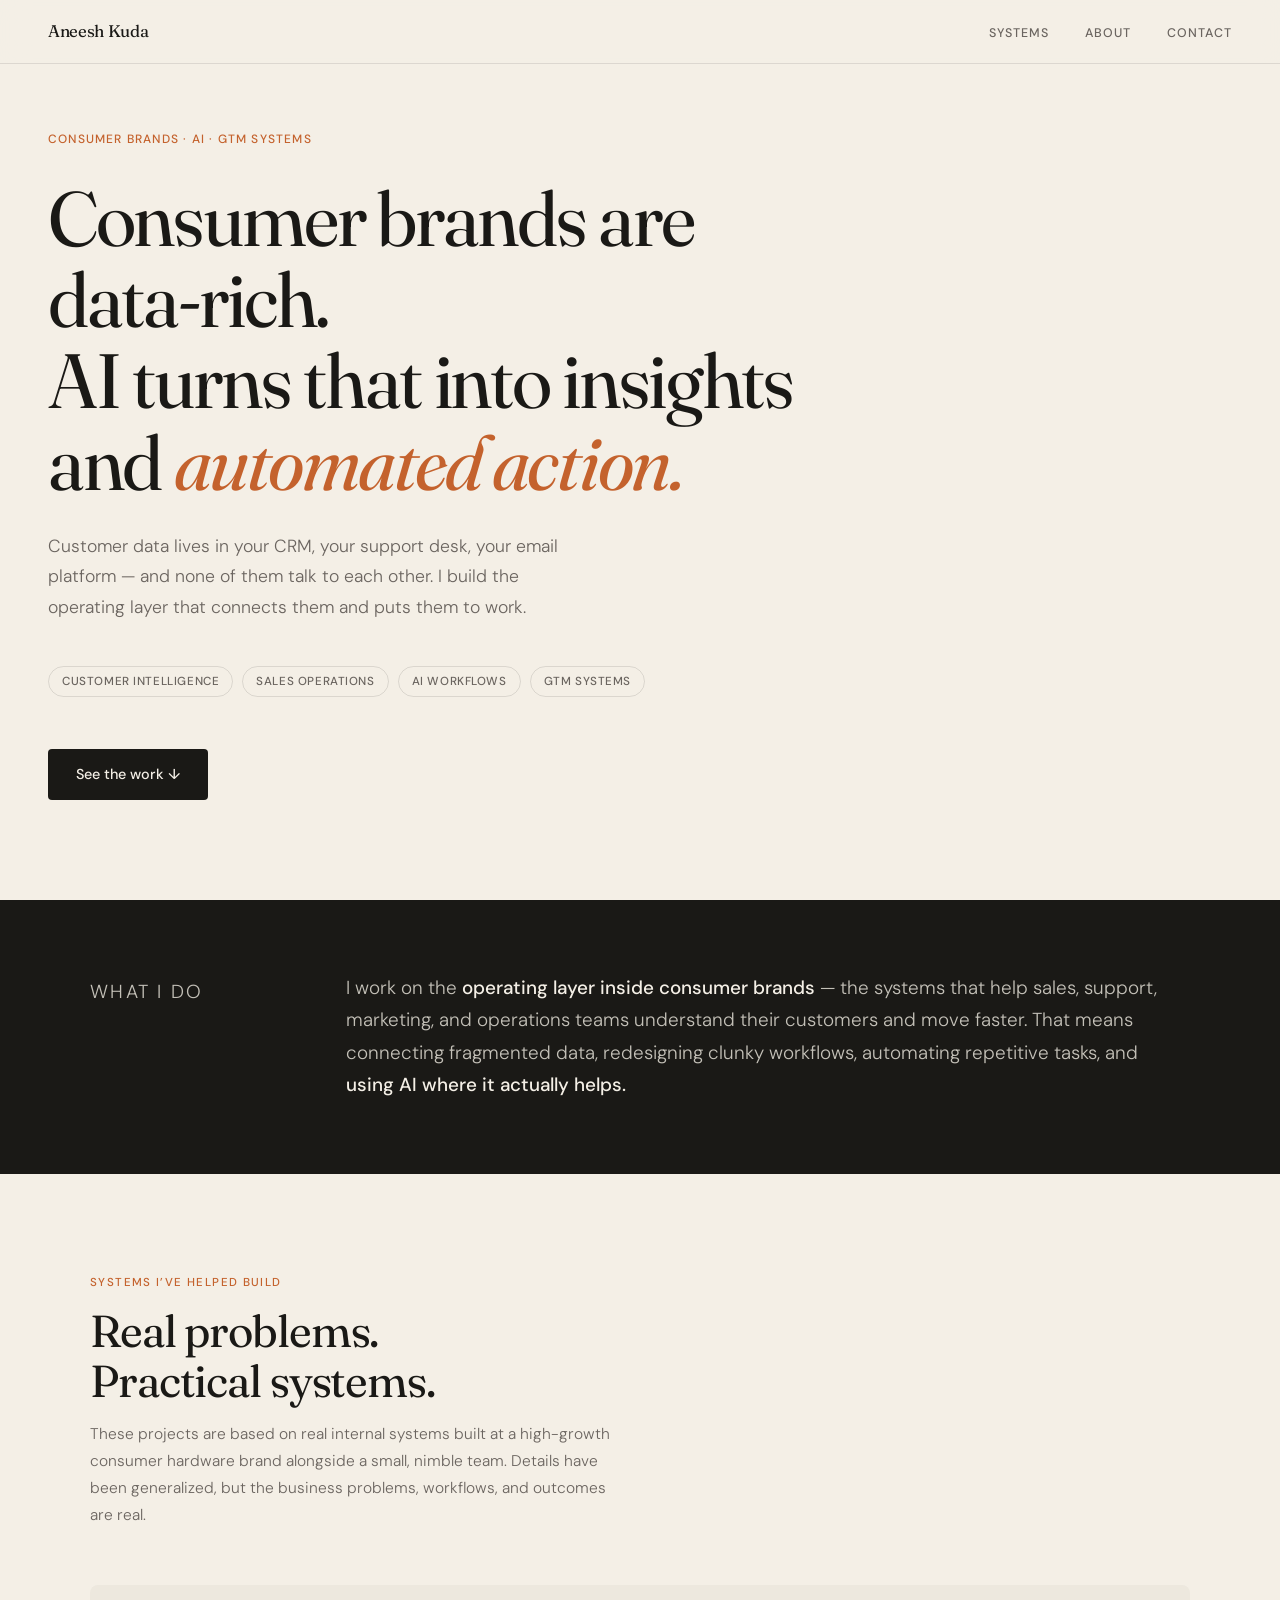
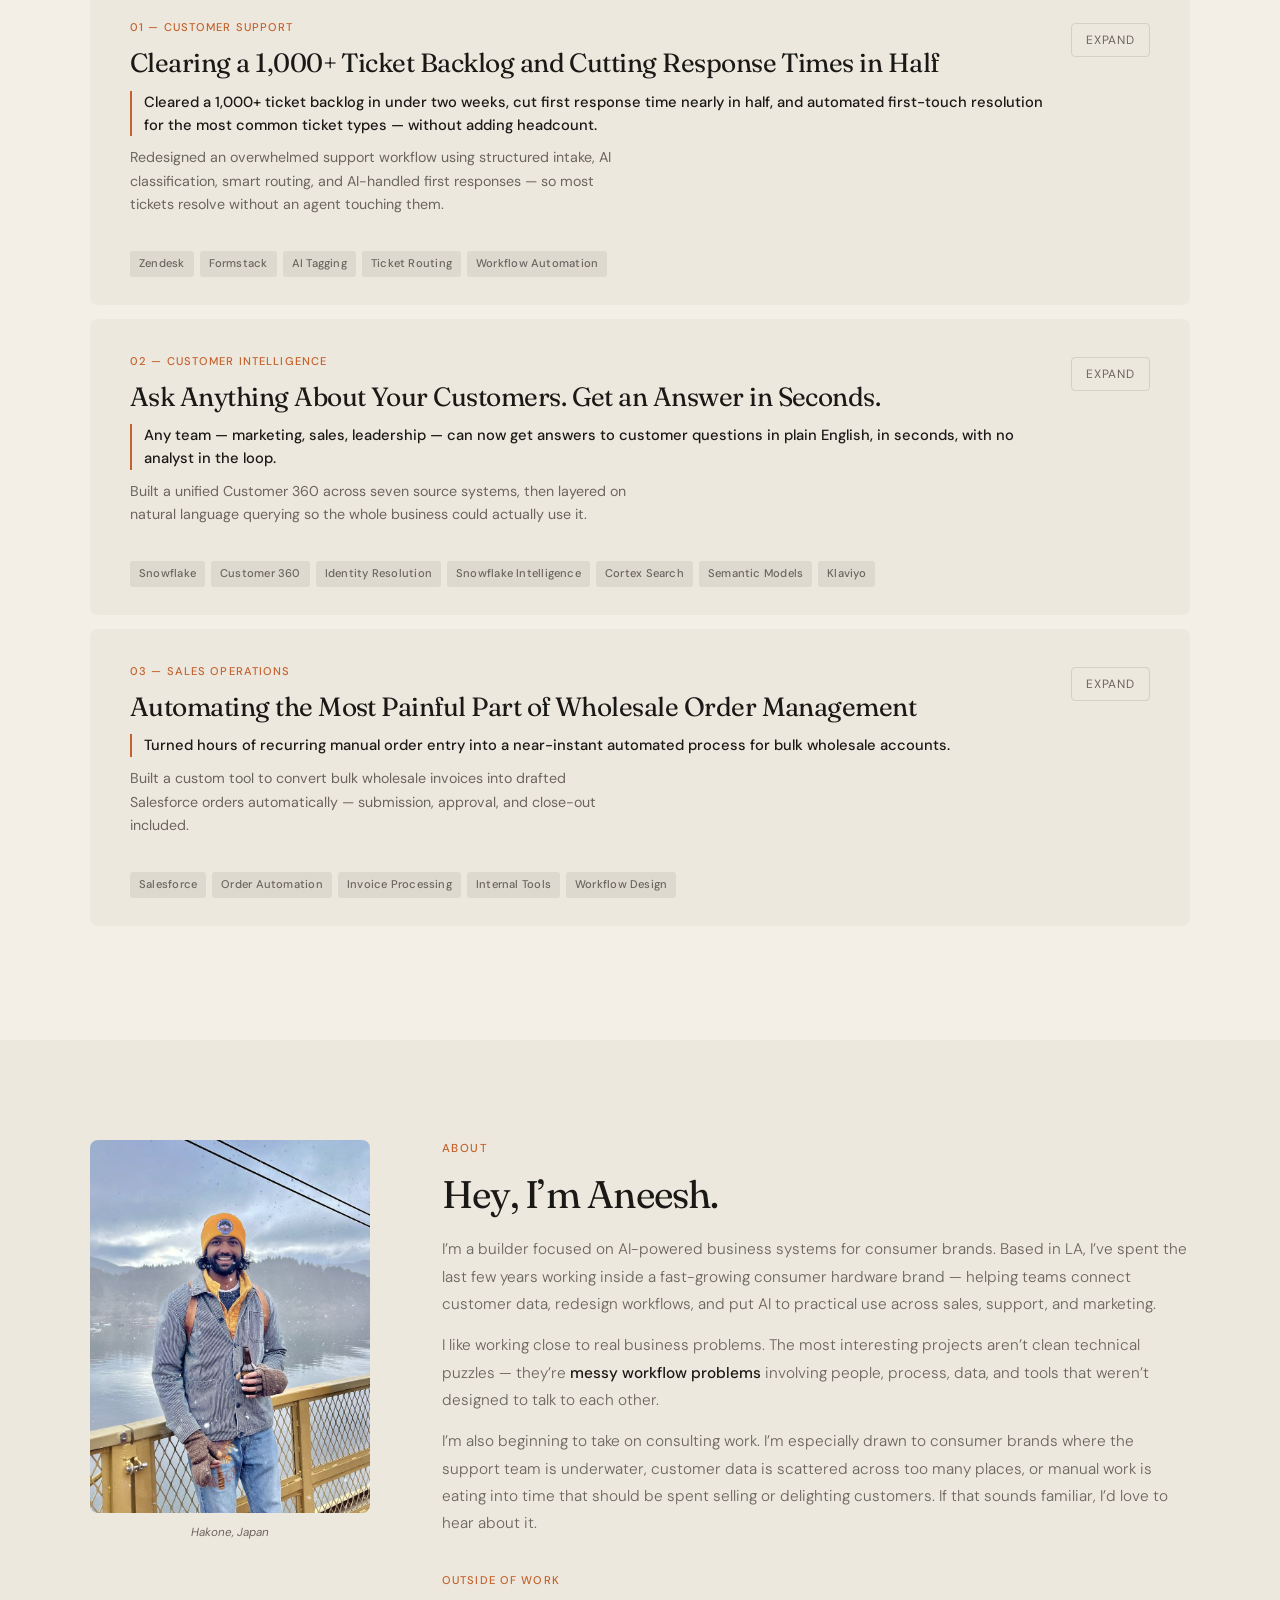
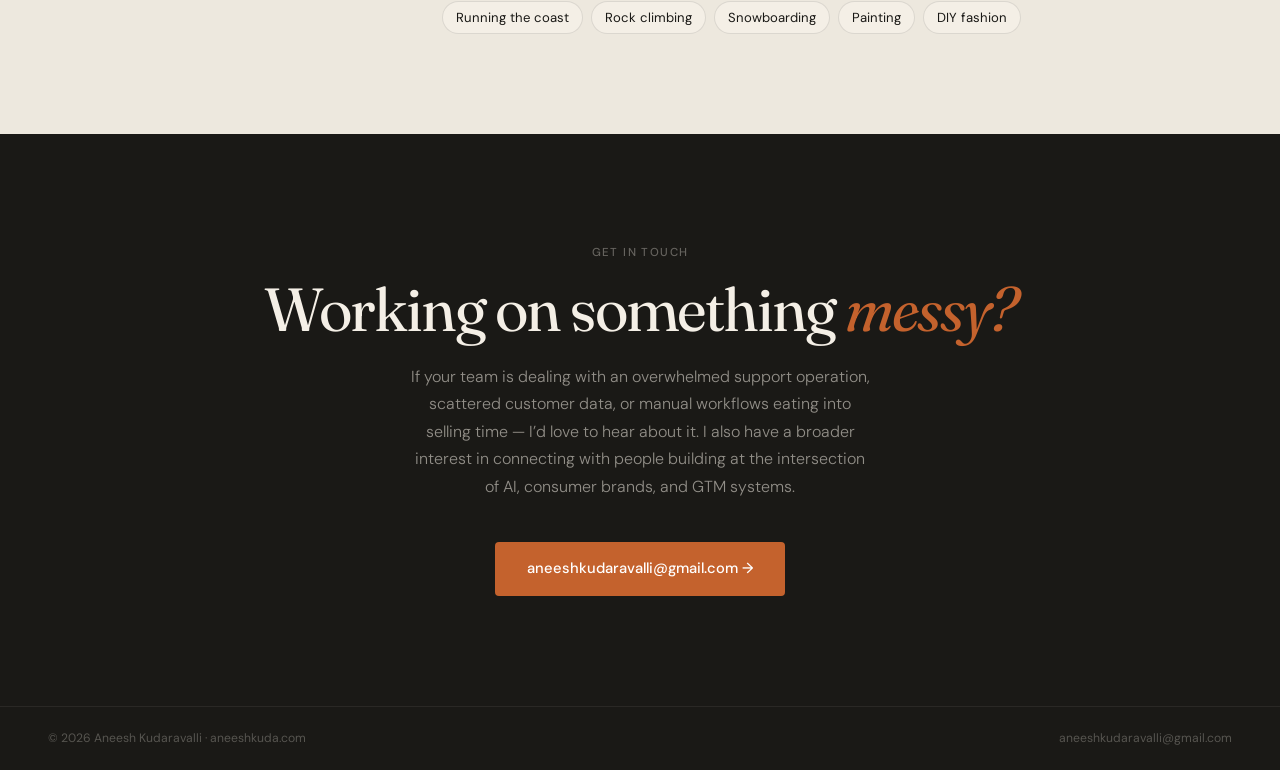
<file: index-4.html>
<!DOCTYPE html>
<html lang="en">
<head>
  <meta charset="UTF-8">
  <meta name="viewport" content="width=device-width, initial-scale=1.0">
  <title>Aneesh Kuda &mdash; AI Systems Builder</title>
  <meta name="description" content="I build AI-powered business systems for consumer brands across customer intelligence, sales operations, and support.">
  <link rel="preconnect" href="https://fonts.googleapis.com">
  <link rel="preconnect" href="https://fonts.gstatic.com" crossorigin>
  <link href="https://fonts.googleapis.com/css2?family=Fraunces:ital,opsz,wght@0,9..144,300;0,9..144,400;0,9..144,500;1,9..144,300;1,9..144,400&family=DM+Sans:ital,opsz,wght@0,9..40,300;0,9..40,400;0,9..40,500;1,9..40,300&display=swap" rel="stylesheet">
  <style>
    :root {
      --bg:     #F4EFE6;
      --bg-alt: #EDE8DE;
      --text:   #1A1916;
      --text-2: #6B6560;
      --accent: #C4622D;
      --dark:   #1A1916;
      --border: rgba(26,25,22,0.11);
      --ff-d:   'Fraunces', Georgia, serif;
      --ff-b:   'DM Sans', system-ui, sans-serif;
    }
    *, *::before, *::after { box-sizing: border-box; margin: 0; padding: 0; }
    html { scroll-behavior: smooth; }
    body { font-family: var(--ff-b); background: var(--bg); color: var(--text); line-height: 1.6; overflow-x: hidden; -webkit-font-smoothing: antialiased; }

    /* NAV */
    nav { position: fixed; top: 0; left: 0; right: 0; z-index: 100; display: flex; justify-content: space-between; align-items: center; padding: 18px 48px; background: rgba(244,239,230,0.92); backdrop-filter: blur(14px); border-bottom: 1px solid var(--border); }
    .nav-logo { font-family: var(--ff-d); font-size: 1.05rem; font-weight: 400; letter-spacing: -0.02em; color: var(--text); text-decoration: none; }
    .nav-links { display: flex; gap: 36px; list-style: none; }
    .nav-links a { font-size: 0.78rem; text-transform: uppercase; letter-spacing: 0.08em; font-weight: 500; color: var(--text-2); text-decoration: none; transition: color 0.2s; }
    .nav-links a:hover { color: var(--accent); }
    .nav-toggle { display: none; flex-direction: column; gap: 5px; background: none; border: none; cursor: pointer; padding: 4px; }
    .nav-toggle span { display: block; width: 22px; height: 2px; background: var(--text); transition: all 0.3s; }

    /* HERO */
    .hero { min-height: 100vh; display: flex; align-items: center; padding: 120px 48px 90px; }
    .hero-inner { max-width: 800px; }
    .hero-tag { font-size: 0.75rem; text-transform: uppercase; letter-spacing: 0.1em; color: var(--accent); font-weight: 500; margin-bottom: 28px; display: block; animation: fadeUp 0.55s ease both 0.1s; }
    .hero h1 { font-family: var(--ff-d); font-size: clamp(2.8rem, 6vw, 5.2rem); font-weight: 400; line-height: 1.06; letter-spacing: -0.03em; margin-bottom: 28px; animation: fadeUp 0.55s ease both 0.2s; }
    .hero h1 em { font-style: italic; color: var(--accent); }
    .hero-sub { font-size: 1.1rem; color: var(--text-2); max-width: 510px; line-height: 1.72; margin-bottom: 44px; font-weight: 300; animation: fadeUp 0.55s ease both 0.3s; }
    .hero-pills { display: flex; flex-wrap: wrap; gap: 9px; margin-bottom: 52px; animation: fadeUp 0.55s ease both 0.38s; }
    .pill { font-size: 0.73rem; font-weight: 500; letter-spacing: 0.05em; text-transform: uppercase; color: var(--text-2); border: 1px solid var(--border); border-radius: 100px; padding: 5px 13px; }
    .btn-primary { display: inline-flex; align-items: center; gap: 8px; background: var(--text); color: var(--bg); text-decoration: none; font-size: 0.9rem; font-weight: 500; padding: 14px 28px; border-radius: 4px; transition: background 0.2s, transform 0.15s; animation: fadeUp 0.55s ease both 0.46s; }
    .btn-primary:hover { background: var(--accent); transform: translateY(-1px); }

    /* STRIP */
    .strip { background: var(--dark); padding: 72px 48px; }
    .strip-inner { max-width: 1100px; margin: 0 auto; display: grid; grid-template-columns: 200px 1fr; gap: 56px; align-items: start; }
    .strip-label { font-size: 0.72rem; text-transform: uppercase; letter-spacing: 0.12em; color: rgba(244,239,230,0.35); font-weight: 500; padding-top: 4px; }
    .strip p { font-size: 1.18rem; line-height: 1.72; color: rgba(244,239,230,0.78); font-weight: 300; }
    .strip p strong { color: #F4EFE6; font-weight: 500; }

    /* SECTION */
    section { padding: 100px 48px; }
    .container { max-width: 1100px; margin: 0 auto; }
    .section-label { font-size: 0.72rem; text-transform: uppercase; letter-spacing: 0.12em; color: var(--accent); font-weight: 500; margin-bottom: 14px; display: block; }
    .section-title { font-family: var(--ff-d); font-size: clamp(1.9rem, 3.5vw, 2.9rem); font-weight: 400; letter-spacing: -0.025em; line-height: 1.12; margin-bottom: 14px; }
    .section-intro { font-size: 0.97rem; color: var(--text-2); max-width: 540px; line-height: 1.75; margin-bottom: 56px; font-weight: 300; }

    /* CASE CARDS */
    .case-card { background: var(--bg-alt); border-radius: 8px; margin-bottom: 14px; overflow: hidden; opacity: 0; transform: translateY(18px); transition: opacity 0.5s ease, transform 0.5s ease; }
    .case-card.visible { opacity: 1; transform: none; }
    .case-header { display: flex; justify-content: space-between; align-items: flex-start; padding: 34px 40px; cursor: pointer; gap: 24px; }
    .case-header-left { flex: 1; }
    .case-num { font-size: 0.7rem; text-transform: uppercase; letter-spacing: 0.1em; color: var(--accent); font-weight: 500; margin-bottom: 10px; }
    .case-title { font-family: var(--ff-d); font-size: clamp(1.15rem, 2.2vw, 1.65rem); font-weight: 400; letter-spacing: -0.02em; line-height: 1.2; margin-bottom: 12px; }
    .case-impact { font-size: 0.92rem; font-weight: 500; color: var(--text); line-height: 1.55; margin-bottom: 10px; padding-left: 12px; border-left: 2px solid var(--accent); }
    .case-summary { font-size: 0.89rem; color: var(--text-2); line-height: 1.65; max-width: 500px; }
    .case-toggle { flex-shrink: 0; margin-top: 4px; font-size: 0.75rem; text-transform: uppercase; letter-spacing: 0.07em; color: var(--text-2); background: none; border: 1px solid var(--border); border-radius: 4px; padding: 8px 14px; cursor: pointer; font-family: var(--ff-b); transition: border-color 0.2s, color 0.2s; white-space: nowrap; }
    .case-toggle:hover { border-color: var(--accent); color: var(--accent); }
    .case-tags { display: flex; flex-wrap: wrap; gap: 6px; padding: 0 40px 28px; }
    .tag { font-size: 0.7rem; font-weight: 500; letter-spacing: 0.02em; color: var(--text-2); background: rgba(26,25,22,0.07); padding: 4px 9px; border-radius: 3px; }
    .case-body { display: none; padding: 0 40px 44px; border-top: 1px solid var(--border); }
    .case-body.open { display: block; }
    .case-grid { display: grid; grid-template-columns: 1fr 1fr; gap: 36px; padding-top: 34px; }
    .cs h4 { font-size: 0.7rem; text-transform: uppercase; letter-spacing: 0.1em; color: var(--text-2); font-weight: 500; margin-bottom: 12px; }
    .cs p, .cs li { font-size: 0.91rem; line-height: 1.72; color: var(--text); font-weight: 300; }
    .cs ul { list-style: none; padding: 0; }
    .cs ul li { padding: 4px 0 4px 16px; position: relative; }
    .cs ul li::before { content: "\2014"; position: absolute; left: 0; color: var(--accent); font-size: 0.82rem; }

    /* STATS */
    .stats-row { display: grid; grid-template-columns: repeat(3, 1fr); gap: 12px; margin-top: 12px; }
    .stat { background: var(--bg); border-radius: 6px; padding: 16px 14px; text-align: center; }
    .stat-num { font-family: var(--ff-d); font-size: 1.65rem; font-weight: 400; color: var(--accent); letter-spacing: -0.03em; display: block; line-height: 1; margin-bottom: 6px; }
    .stat-label { font-size: 0.71rem; color: var(--text-2); line-height: 1.4; text-transform: uppercase; letter-spacing: 0.04em; font-weight: 500; }

    /* DIAGRAM WRAPPER */
    .dia { background: var(--bg); border-radius: 8px; padding: 28px; margin-top: 8px; grid-column: 1 / -1; }
    .dia > h4 { font-size: 0.68rem; text-transform: uppercase; letter-spacing: 0.12em; color: var(--text-2); font-weight: 500; margin-bottom: 20px; }

    /* BEFORE / AFTER — tab toggle on mobile, side-by-side on desktop */
    .ba-tabs { display: none; gap: 0; margin-bottom: 20px; border: 1px solid var(--border); border-radius: 5px; overflow: hidden; }
    .ba-tab { flex: 1; padding: 9px; font-size: 0.74rem; text-transform: uppercase; letter-spacing: 0.07em; font-weight: 600; cursor: pointer; background: none; border: none; font-family: var(--ff-b); color: var(--text-2); transition: background 0.2s, color 0.2s; }
    .ba-tab:first-child { border-right: 1px solid var(--border); }
    .ba-tab.active { background: var(--accent); color: #fff; }
    .ba-grid { display: grid; grid-template-columns: 1fr 1fr; gap: 20px; }
    .ba-col-label { font-size: 0.68rem; text-transform: uppercase; letter-spacing: 0.1em; font-weight: 600; margin-bottom: 12px; display: block; }
    .ba-col-label.before { color: var(--text-2); }
    .ba-col-label.after  { color: var(--accent); }
    .ba-time { font-size: 0.72rem; font-weight: 500; letter-spacing: 0.02em; margin-bottom: 12px; display: inline-block; padding: 3px 8px; border-radius: 3px; }
    .ba-time.slow { background: rgba(107,101,96,0.1); color: var(--text-2); }
    .ba-time.fast { background: rgba(196,98,45,0.12); color: var(--accent); }
    .ba-step { font-size: 0.81rem; color: var(--text); padding: 9px 12px; background: #fff; border: 1px solid var(--border); border-radius: 4px; margin-bottom: 5px; }
    .ba-step.hi { background: var(--accent); color: #fff; border-color: var(--accent); font-weight: 500; }
    .ba-step.dk { background: var(--dark); color: #F4EFE6; border-color: var(--dark); }
    .ba-arr { font-size: 0.8rem; color: rgba(26,25,22,0.25); padding: 1px 12px; display: block; }

    /* C360 PHASE 1 — funnel visual */
    .funnel { display: flex; align-items: center; gap: 20px; flex-wrap: wrap; }
    .funnel-sources { display: flex; flex-direction: column; gap: 5px; flex-shrink: 0; position: relative; padding-right: 20px; }
    .funnel-sources::after { content: ''; position: absolute; right: 0; top: 10%; bottom: 10%; width: 2px; background: linear-gradient(to bottom, transparent, var(--accent) 30%, var(--accent) 70%, transparent); }
    .src-chip { font-size: 0.75rem; color: var(--text); background: #fff; border: 1px solid var(--border); border-radius: 4px; padding: 5px 10px; white-space: nowrap; }
    .funnel-arrow { font-size: 1.4rem; color: var(--accent); flex-shrink: 0; }
    .c360-box { background: var(--dark); border-radius: 6px; padding: 18px 22px; flex: 1; min-width: 160px; }
    .c360-title { color: #F4EFE6; font-size: 0.88rem; font-weight: 500; margin-bottom: 10px; font-family: var(--ff-d); letter-spacing: -0.01em; }
    .c360-list { list-style: none; padding: 0; }
    .c360-list li { font-size: 0.75rem; color: rgba(244,239,230,0.58); padding: 3px 0; border-top: 1px solid rgba(244,239,230,0.08); }
    .c360-list li:first-child { border-top: none; }
    .c360-outputs { display: flex; flex-wrap: wrap; gap: 7px; margin-top: 16px; }
    .out-chip { font-size: 0.75rem; font-weight: 500; color: var(--text); background: #fff; border: 1px solid var(--border); border-radius: 4px; padding: 5px 10px; }

    /* PHASE DIVIDER */
    .phase-label { font-size: 0.65rem; text-transform: uppercase; letter-spacing: 0.12em; color: var(--text-2); font-weight: 600; margin-bottom: 18px; margin-top: 28px; display: flex; align-items: center; gap: 10px; }
    .phase-label::after { content: ''; flex: 1; height: 1px; background: var(--border); }
    .phase-label:first-child { margin-top: 0; }

    /* NL QUERY FLOW */
    .nl-flow { display: flex; flex-direction: column; align-items: center; gap: 10px; }
    .nl-qs { display: flex; flex-direction: column; gap: 6px; width: 100%; max-width: 520px; }
    .nl-q { font-size: 0.8rem; color: var(--text-2); background: var(--bg-alt); border: 1px solid var(--border); border-radius: 5px; padding: 9px 14px; font-style: italic; line-height: 1.45; }
    .nl-engine { background: var(--accent); border-radius: 6px; padding: 9px 28px; color: #fff; font-size: 0.83rem; font-weight: 500; }
    .nl-split { display: grid; grid-template-columns: 1fr 1fr; gap: 12px; width: 100%; max-width: 420px; }
    .nl-box { background: #fff; border: 1px solid var(--border); border-radius: 4px; padding: 10px 12px; font-size: 0.77rem; color: var(--text); text-align: center; }
    .nl-box-sub { font-size: 0.7rem; color: var(--text-2); margin-top: 3px; }
    .nl-answer { background: var(--dark); border-radius: 6px; padding: 9px 28px; color: #F4EFE6; font-size: 0.83rem; font-weight: 500; max-width: 420px; text-align: center; }
    .nl-arr { color: var(--text-2); font-size: 1rem; }
    .nl-qs-label { font-size: 0.65rem; text-transform: uppercase; letter-spacing: 0.1em; color: var(--text-2); font-weight: 600; align-self: flex-start; margin-bottom: -2px; }

    /* ABOUT */
    .about { background: var(--bg-alt); }
    .about-grid { display: grid; grid-template-columns: 280px 1fr; gap: 72px; align-items: start; }
    .about-photo img { width: 100%; border-radius: 8px; display: block; object-fit: cover; aspect-ratio: 3/4; filter: saturate(0.9); }
    .about-caption { font-size: 0.73rem; color: var(--text-2); margin-top: 10px; text-align: center; font-style: italic; }
    .about-content h2 { font-family: var(--ff-d); font-size: clamp(1.6rem, 3vw, 2.4rem); font-weight: 400; letter-spacing: -0.02em; margin-bottom: 20px; line-height: 1.15; }
    .about-content p { font-size: 0.96rem; color: var(--text-2); line-height: 1.78; margin-bottom: 14px; font-weight: 300; }
    .about-content p strong { color: var(--text); font-weight: 500; }
    .interests { margin-top: 34px; }
    .interests-label { font-size: 0.7rem; text-transform: uppercase; letter-spacing: 0.1em; color: var(--accent); font-weight: 500; margin-bottom: 12px; display: block; }
    .interests-chips { display: flex; flex-wrap: wrap; gap: 8px; }
    .chip { font-size: 0.82rem; color: var(--text); border: 1px solid var(--border); border-radius: 100px; padding: 5px 13px; background: var(--bg); }

    /* CONTACT */
    .contact { background: var(--dark); text-align: center; padding: 110px 48px; }
    .contact .section-label { color: rgba(244,239,230,0.35); }
    .contact h2 { font-family: var(--ff-d); font-size: clamp(2.2rem, 5vw, 3.8rem); font-weight: 400; letter-spacing: -0.03em; color: #F4EFE6; margin-bottom: 20px; line-height: 1.08; }
    .contact h2 em { font-style: italic; color: var(--accent); }
    .contact p { font-size: 1rem; color: rgba(244,239,230,0.55); max-width: 460px; margin: 0 auto 42px; line-height: 1.72; font-weight: 300; }
    .btn-contact { display: inline-flex; align-items: center; gap: 8px; background: var(--accent); color: #fff; text-decoration: none; font-size: 0.92rem; font-weight: 500; padding: 15px 32px; border-radius: 4px; transition: opacity 0.2s, transform 0.15s; }
    .btn-contact:hover { opacity: 0.86; transform: translateY(-1px); }

    /* FOOTER */
    footer { background: var(--dark); border-top: 1px solid rgba(244,239,230,0.07); padding: 22px 48px; display: flex; justify-content: space-between; align-items: center; }
    footer p, footer a { font-size: 0.76rem; color: rgba(244,239,230,0.28); text-decoration: none; }
    footer a:hover { color: rgba(244,239,230,0.6); }

    @keyframes fadeUp { from { opacity: 0; transform: translateY(18px); } to { opacity: 1; transform: translateY(0); } }

    /* MOBILE */
    @media (max-width: 768px) {
      nav { padding: 16px 20px; }
      .nav-links { display: none; flex-direction: column; gap: 0; }
      .nav-links.open { display: flex; position: absolute; top: 100%; left: 0; right: 0; background: rgba(244,239,230,0.98); padding: 16px 20px; border-bottom: 1px solid var(--border); }
      .nav-links.open li { padding: 12px 0; border-bottom: 1px solid var(--border); }
      .nav-links.open li:last-child { border-bottom: none; }
      .nav-toggle { display: flex; }
      .hero { padding: 100px 20px 64px; }
      .strip { padding: 56px 20px; }
      .strip-inner { grid-template-columns: 1fr; gap: 18px; }
      section { padding: 72px 20px; }
      .case-header { padding: 22px 20px; flex-direction: column; gap: 14px; }
      .case-tags { padding: 0 20px 22px; }
      .case-body { padding: 0 20px 32px; }
      .case-grid { grid-template-columns: 1fr; gap: 26px; }
      .stats-row { grid-template-columns: 1fr 1fr 1fr; }
      /* before/after mobile: tabs */
      .ba-tabs { display: flex; }
      .ba-grid { grid-template-columns: 1fr; }
      .ba-grid .ba-after-col { display: none; }
      .ba-grid.show-after .ba-before-col { display: none; }
      .ba-grid.show-after .ba-after-col { display: block; }
      /* funnel wraps */
      .funnel { flex-direction: column; align-items: flex-start; }
      .funnel-sources::after { display: none; }
      .nl-split { grid-template-columns: 1fr 1fr; }
      .about-grid { grid-template-columns: 1fr; gap: 36px; }
      .about-photo { max-width: 240px; margin: 0 auto; }
      .contact { padding: 80px 20px; }
      footer { flex-direction: column; gap: 8px; text-align: center; padding: 22px 20px; }
    }
    @media (max-width: 480px) {
      .hero h1 { font-size: 2.4rem; }
      .stats-row { grid-template-columns: 1fr 1fr; }
    }
  </style>
</head>
<body>

<!-- NAV -->
<nav>
  <a href="#" class="nav-logo">Aneesh Kuda</a>
  <button class="nav-toggle" id="navToggle" aria-label="Toggle menu">
    <span></span><span></span><span></span>
  </button>
  <ul class="nav-links" id="navLinks">
    <li><a href="#systems">Systems</a></li>
    <li><a href="#about">About</a></li>
    <li><a href="#contact">Contact</a></li>
  </ul>
</nav>

<!-- HERO -->
<section class="hero" id="home">
  <div class="hero-inner">
    <span class="hero-tag">Consumer Brands &middot; AI &middot; GTM Systems</span>
    <h1>Consumer brands are data-rich.<br>AI turns that into insights<br>and <em>automated action.</em></h1>
    <p class="hero-sub">Customer data lives in your CRM, your support desk, your email platform &mdash; and none of them talk to each other. I build the operating layer that connects them and puts them to work.</p>
    <div class="hero-pills">
      <span class="pill">Customer Intelligence</span>
      <span class="pill">Sales Operations</span>
      <span class="pill">AI Workflows</span>
      <span class="pill">GTM Systems</span>
    </div>
    <a href="#systems" class="btn-primary">See the work &darr;</a>
  </div>
</section>

<!-- STRIP -->
<div class="strip">
  <div class="strip-inner">
    <p class="strip-label">What I do</p>
    <p>I work on the <strong>operating layer inside consumer brands</strong> &mdash; the systems that help sales, support, marketing, and operations teams understand their customers and move faster. That means connecting fragmented data, redesigning clunky workflows, automating repetitive tasks, and <strong>using AI where it actually helps.</strong></p>
  </div>
</div>

<!-- SYSTEMS -->
<section id="systems">
  <div class="container">
    <span class="section-label">Systems I&rsquo;ve helped build</span>
    <h2 class="section-title">Real problems.<br>Practical systems.</h2>
    <p class="section-intro">These projects are based on real internal systems built at a high-growth consumer hardware brand alongside a small, nimble team. Details have been generalized, but the business problems, workflows, and outcomes are real.</p>

    <!-- CASE 1: SUPPORT -->
    <div class="case-card">
      <div class="case-header" onclick="toggleCase(this)">
        <div class="case-header-left">
          <div class="case-num">01 &mdash; Customer Support</div>
          <h3 class="case-title">Clearing a 1,000+ Ticket Backlog and Cutting Response Times in Half</h3>
          <p class="case-impact">Cleared a 1,000+ ticket backlog in under two weeks, cut first response time nearly in half, and automated first-touch resolution for the most common ticket types &mdash; without adding headcount.</p>
          <p class="case-summary">Redesigned an overwhelmed support workflow using structured intake, AI classification, smart routing, and AI-handled first responses &mdash; so most tickets resolve without an agent touching them.</p>
        </div>
        <button class="case-toggle">Expand</button>
      </div>
      <div class="case-tags">
        <span class="tag">Zendesk</span><span class="tag">Formstack</span><span class="tag">AI Tagging</span><span class="tag">Ticket Routing</span><span class="tag">Workflow Automation</span>
      </div>
      <div class="case-body">
        <div class="case-grid">
          <div class="cs">
            <h4>The Problem</h4>
            <p>The support team was handling thousands of tickets per month with a 1,000+ ticket backlog and first reply times approaching 10 days. Agents were capable, but the workflow made speed impossible. Tickets arrived without the information needed to act on them &mdash; leading to manual triage, follow-up questions, and delays before any real work could start.</p>
          </div>
          <div class="cs">
            <h4>What We Built</h4>
            <ul>
              <li>Structured intake via Formstack &mdash; collecting issue type, order number, and product before the ticket hits the queue</li>
              <li>AI tagging and classification for every incoming ticket, including those arriving through email</li>
              <li>Routing logic that sends tickets to the right agent, queue, or automation path</li>
              <li>AI summarization for tickets bypassing the form, so they can still be routed intelligently</li>
              <li>AI handles the first one or two responses autonomously &mdash; sending troubleshooting steps, tracking updates, or order status without an agent involved</li>
              <li>Most tickets resolve after a couple of exchanges, so AI carries the full resolution for a meaningful portion of volume</li>
              <li>When escalation is needed, the agent steps in with full context already surfaced</li>
            </ul>
          </div>
          <div class="cs">
            <h4>Impact</h4>
            <div class="stats-row">
              <div class="stat"><span class="stat-num">~50%</span><span class="stat-label">faster first response time</span></div>
              <div class="stat"><span class="stat-num">~50%</span><span class="stat-label">reduction in time-to-solve</span></div>
              <div class="stat"><span class="stat-num">1,000+</span><span class="stat-label">ticket backlog cleared in ~1.5 weeks</span></div>
            </div>
          </div>
          <div class="cs">
            <h4>The Lesson</h4>
            <p>AI support workflows work best when paired with good intake design. Collect the right information upfront, and AI can do more than just classify and route &mdash; it can handle the first response entirely. For most common ticket types, that first response is enough. The goal isn&rsquo;t to replace agents &mdash; it&rsquo;s to resolve the solvable tickets automatically so agents can spend their time on the work that actually requires a person: complex situations, escalations, and the kind of attentive service that builds customer loyalty.</p>
          </div>
          <div class="dia">
            <h4>Before &amp; After</h4>
            <div class="ba-tabs">
              <button class="ba-tab active" data-tab="before">Before</button>
              <button class="ba-tab" data-tab="after">After</button>
            </div>
            <div class="ba-grid" id="baSupport">
              <div class="ba-before-col">
                <span class="ba-col-label before">Before</span>
                <span class="ba-time slow">~9&ndash;10 day avg. reply</span>
                <div class="ba-step">Ticket arrives without key info</div>
                <span class="ba-arr">&darr;</span>
                <div class="ba-step">Manual triage &amp; categorization</div>
                <span class="ba-arr">&darr;</span>
                <div class="ba-step">Back-and-forth to collect missing details</div>
                <span class="ba-arr">&darr;</span>
                <div class="ba-step">Manually routed to right agent</div>
                <span class="ba-arr">&darr;</span>
                <div class="ba-step">Agent researches context, then responds</div>
              </div>
              <div class="ba-after-col">
                <span class="ba-col-label after">After</span>
                <span class="ba-time fast">~5 day avg. reply</span>
                <div class="ba-step hi">Intake form captures issue type, order #, product upfront</div>
                <span class="ba-arr">&darr;</span>
                <div class="ba-step hi">AI classifies &amp; routes &mdash; or handles the first response entirely</div>
                <span class="ba-arr">&darr;</span>
                <div class="ba-step">Shipping/tracking: AI pulls status &amp; sends customer update directly</div>
                <span class="ba-arr">&darr;</span>
                <div class="ba-step">Product issues: AI sends troubleshooting steps &mdash; most tickets close here</div>
                <span class="ba-arr">&darr;</span>
                <div class="ba-step dk">Remaining cases go to agent with full context &rarr; resolves</div>
              </div>
            </div>
          </div>
        </div>
      </div>
    </div>

    <!-- CASE 2: C360 + NL -->
    <div class="case-card">
      <div class="case-header" onclick="toggleCase(this)">
        <div class="case-header-left">
          <div class="case-num">02 &mdash; Customer Intelligence</div>
          <h3 class="case-title">Ask Anything About Your Customers. Get an Answer in Seconds.</h3>
          <p class="case-impact">Any team &mdash; marketing, sales, leadership &mdash; can now get answers to customer questions in plain English, in seconds, with no analyst in the loop.</p>
          <p class="case-summary">Built a unified Customer 360 across seven source systems, then layered on natural language querying so the whole business could actually use it.</p>
        </div>
        <button class="case-toggle">Expand</button>
      </div>
      <div class="case-tags">
        <span class="tag">Snowflake</span><span class="tag">Customer 360</span><span class="tag">Identity Resolution</span><span class="tag">Snowflake Intelligence</span><span class="tag">Cortex Search</span><span class="tag">Semantic Models</span><span class="tag">Klaviyo</span>
      </div>
      <div class="case-body">
        <div class="case-grid">
          <div class="cs">
            <h4>The Problem</h4>
            <p>The brand had grown quickly but customer understanding hadn&rsquo;t kept pace. Data lived in seven different systems that didn&rsquo;t talk to each other. Even when data existed, it wasn&rsquo;t flexible enough to answer the questions teams actually had. Marketing needed campaign lists. Sales needed account context. Leadership needed to understand how the customer base was shifting. Every request went through the analytics team.</p>
          </div>
          <div class="cs">
            <h4>Phase 1 &mdash; The Foundation</h4>
            <ul>
              <li>Built a Customer 360 in Snowflake connecting 7 source systems</li>
              <li>Identity resolution and deduplication across 1M+ customer records using recursive logic</li>
              <li>Profile enrichment with third-party demographic data</li>
              <li>Segmentation logic powering Klaviyo marketing audiences</li>
              <li>Dashboards for initial exploration &mdash; useful but not flexible enough</li>
            </ul>
          </div>
          <div class="cs">
            <h4>Phase 2 &mdash; Making It Useful</h4>
            <ul>
              <li>Connected Snowflake Intelligence on top of the unified C360 and internal business documents</li>
              <li>Semantic models translate how the business actually talks about itself into something the system can reason about</li>
              <li>Cortex Search indexes PDFs, decks, case studies, and business updates</li>
              <li>Any team member can now ask customer questions in plain English and get an immediate, cross-system answer</li>
            </ul>
          </div>
          <div class="cs">
            <h4>Impact</h4>
            <div class="stats-row">
              <div class="stat"><span class="stat-num">~60%</span><span class="stat-label">fewer ad hoc analytics requests</span></div>
              <div class="stat"><span class="stat-num">~30%</span><span class="stat-label">better campaign performance</span></div>
              <div class="stat"><span class="stat-num">7</span><span class="stat-label">source systems unified into one view</span></div>
            </div>
          </div>
          <div class="dia">
            <h4>How It Works &mdash; The 1&ndash;2 Punch</h4>

            <div class="phase-label">Phase 1 &mdash; Build the foundation</div>
            <div class="funnel">
              <div class="funnel-sources">
                <div class="src-chip">Shopify &mdash; ecommerce</div>
                <div class="src-chip">Salesforce &mdash; wholesale</div>
                <div class="src-chip">Zendesk &mdash; support</div>
                <div class="src-chip">Proprietary app data</div>
                <div class="src-chip">SurveyMonkey &mdash; surveys</div>
                <div class="src-chip">Klaviyo &mdash; email</div>
                <div class="src-chip">3rd-party demographics</div>
              </div>
              <div class="funnel-arrow">&rarr;</div>
              <div class="c360-box">
                <div class="c360-title">Snowflake Customer 360</div>
                <ul class="c360-list">
                  <li>Identity resolution</li>
                  <li>Deduplication</li>
                  <li>Profile enrichment</li>
                  <li>Segmentation</li>
                  <li>Klaviyo audience activation</li>
                </ul>
              </div>
            </div>

            <div class="phase-label">Phase 2 &mdash; Make it useful to everyone</div>
            <div class="nl-flow">
              <span class="nl-qs-label">Example questions teams now answer themselves</span>
              <div class="nl-qs">
                <div class="nl-q">&ldquo;Which wholesale accounts haven&rsquo;t ordered in 60 days but opened emails this month?&rdquo;</div>
                <div class="nl-q">&ldquo;What support issues are most common for customers who bought in the last 90 days?&rdquo;</div>
                <div class="nl-q">&ldquo;Which customer segments convert best on premium product launches?&rdquo;</div>
                <div class="nl-q">&ldquo;What did we say in the last business review about the East Coast accounts?&rdquo;</div>
              </div>
              <div class="nl-arr">&darr;</div>
              <div class="nl-engine">Snowflake Intelligence</div>
              <div class="nl-arr">&darr;</div>
              <div class="nl-split">
                <div class="nl-box">Customer 360 data<div class="nl-box-sub">Orders, segments, support, email</div></div>
                <div class="nl-box">Business documents<div class="nl-box-sub">PDFs, decks, updates, reviews</div></div>
              </div>
              <div class="nl-arr">&darr;</div>
              <div class="nl-answer">Answer &mdash; any team, no analyst needed</div>
            </div>
          </div>
        </div>
      </div>
    </div>

    <!-- CASE 3: BULK ORDERS -->
    <div class="case-card">
      <div class="case-header" onclick="toggleCase(this)">
        <div class="case-header-left">
          <div class="case-num">03 &mdash; Sales Operations</div>
          <h3 class="case-title">Automating the Most Painful Part of Wholesale Order Management</h3>
          <p class="case-impact">Turned hours of recurring manual order entry into a near-instant automated process for bulk wholesale accounts.</p>
          <p class="case-summary">Built a custom tool to convert bulk wholesale invoices into drafted Salesforce orders automatically &mdash; submission, approval, and close-out included.</p>
        </div>
        <button class="case-toggle">Expand</button>
      </div>
      <div class="case-tags">
        <span class="tag">Salesforce</span><span class="tag">Order Automation</span><span class="tag">Invoice Processing</span><span class="tag">Internal Tools</span><span class="tag">Workflow Design</span>
      </div>
      <div class="case-body">
        <div class="case-grid">
          <div class="cs">
            <h4>The Problem</h4>
            <p>The wholesale team managed a growing network of multi-location retail accounts. When large bulk orders came in &mdash; a single invoice spanning multiple locations across several states &mdash; reps had to manually enter every line item into Salesforce. A single recurring monthly order could take hours. It was happening regularly, and it was the kind of work that had nothing to do with selling.</p>
          </div>
          <div class="cs">
            <h4>What We Built</h4>
            <ul>
              <li>Custom invoice upload tool that parses bulk order data and auto-drafts Salesforce orders</li>
              <li>Automated orchestration handling submission for approval and downstream close-out steps</li>
              <li>End-to-end workflow from invoice to closed order &mdash; with human approval kept in the loop</li>
              <li>Built to handle the complexity of multi-location accounts with varying SKUs and quantities</li>
            </ul>
          </div>
          <div class="cs">
            <h4>Impact</h4>
            <div class="stats-row">
              <div class="stat"><span class="stat-num">~90%</span><span class="stat-label">faster per bulk order</span></div>
              <div class="stat"><span class="stat-num">~80%</span><span class="stat-label">less manual data entry</span></div>
              <div class="stat"><span class="stat-num">Hours</span><span class="stat-label">saved per monthly order cycle</span></div>
            </div>
          </div>
          <div class="cs">
            <h4>What Made It Work</h4>
            <p>The hard part wasn&rsquo;t the automation itself &mdash; it was making the tool flexible enough to handle the real-world messiness of bulk wholesale invoices: inconsistent formats, multiple locations, mixed SKUs. Getting that parsing right is what made the time savings real.</p>
          </div>
          <div class="dia">
            <h4>Before &amp; After</h4>
            <div class="ba-tabs">
              <button class="ba-tab active" data-tab="before">Before</button>
              <button class="ba-tab" data-tab="after">After</button>
            </div>
            <div class="ba-grid" id="baSales">
              <div class="ba-before-col">
                <span class="ba-col-label before">Before</span>
                <span class="ba-time slow">Hours per order</span>
                <div class="ba-step">Bulk invoice arrives</div>
                <span class="ba-arr">&darr;</span>
                <div class="ba-step">Rep manually enters every line item into Salesforce</div>
                <span class="ba-arr">&darr; hours later</span>
                <div class="ba-step">Submit for approval</div>
                <span class="ba-arr">&darr;</span>
                <div class="ba-step">Close out</div>
              </div>
              <div class="ba-after-col">
                <span class="ba-col-label after">After</span>
                <span class="ba-time fast">Minutes per order</span>
                <div class="ba-step">Bulk invoice arrives</div>
                <span class="ba-arr">&darr;</span>
                <div class="ba-step hi">Upload invoice &rarr; Salesforce order auto-drafted</div>
                <span class="ba-arr">&darr; minutes later</span>
                <div class="ba-step">Rep reviews &amp; approves</div>
                <span class="ba-arr">&darr;</span>
                <div class="ba-step dk">Order closes out automatically &rarr; done</div>
              </div>
            </div>
          </div>
        </div>
      </div>
    </div>

  </div>
</section>

<!-- ABOUT -->
<section class="about" id="about">
  <div class="container">
    <div class="about-grid">
      <div class="about-photo">
        <img src="[data-uri]" alt="Aneesh Kuda" loading="lazy">
        <p class="about-caption">Hakone, Japan</p>
      </div>
      <div class="about-content">
        <span class="section-label">About</span>
        <h2>Hey, I&rsquo;m Aneesh.</h2>
        <p>I&rsquo;m a builder focused on AI-powered business systems for consumer brands. Based in LA, I&rsquo;ve spent the last few years working inside a fast-growing consumer hardware brand &mdash; helping teams connect customer data, redesign workflows, and put AI to practical use across sales, support, and marketing.</p>
        <p>I like working close to real business problems. The most interesting projects aren&rsquo;t clean technical puzzles &mdash; they&rsquo;re <strong>messy workflow problems</strong> involving people, process, data, and tools that weren&rsquo;t designed to talk to each other.</p>
        <p>I&rsquo;m also beginning to take on consulting work. I&rsquo;m especially drawn to consumer brands where the support team is underwater, customer data is scattered across too many places, or manual work is eating into time that should be spent selling or delighting customers. If that sounds familiar, I&rsquo;d love to hear about it.</p>
        <div class="interests">
          <span class="interests-label">Outside of work</span>
          <div class="interests-chips">
            <span class="chip">Running the coast</span>
            <span class="chip">Rock climbing</span>
            <span class="chip">Snowboarding</span>
            <span class="chip">Painting</span>
            <span class="chip">DIY fashion</span>
          </div>
        </div>
      </div>
    </div>
  </div>
</section>

<!-- CONTACT -->
<section class="contact" id="contact">
  <div class="container">
    <span class="section-label">Get in touch</span>
    <h2>Working on something <em>messy?</em></h2>
    <p>If your team is dealing with an overwhelmed support operation, scattered customer data, or manual workflows eating into selling time &mdash; I&rsquo;d love to hear about it. I also have a broader interest in connecting with people building at the intersection of AI, consumer brands, and GTM systems.</p>
    <a href="mailto:aneeshkudaravalli@gmail.com" class="btn-contact">aneeshkudaravalli@gmail.com &rarr;</a>
  </div>
</section>

<footer>
  <p>&copy; 2026 Aneesh Kudaravalli &middot; aneeshkuda.com</p>
  <a href="mailto:aneeshkudaravalli@gmail.com">aneeshkudaravalli@gmail.com</a>
</footer>

<script>
  // Mobile nav
  const navToggle = document.getElementById('navToggle');
  const navLinks  = document.getElementById('navLinks');
  navToggle.addEventListener('click', () => navLinks.classList.toggle('open'));
  navLinks.querySelectorAll('a').forEach(a => a.addEventListener('click', () => navLinks.classList.remove('open')));

  // Case card expand/collapse
  function toggleCase(header) {
    const card = header.closest('.case-card');
    const body = card.querySelector('.case-body');
    const btn  = header.querySelector('.case-toggle');
    btn.textContent = body.classList.toggle('open') ? 'Collapse' : 'Expand';
  }

  // Before/After tabs (mobile)
  document.querySelectorAll('.ba-tabs').forEach(tabs => {
    const btns = tabs.querySelectorAll('.ba-tab');
    const grid = tabs.nextElementSibling;
    btns.forEach(btn => {
      btn.addEventListener('click', () => {
        btns.forEach(b => b.classList.remove('active'));
        btn.classList.add('active');
        if (btn.dataset.tab === 'after') {
          grid.classList.add('show-after');
        } else {
          grid.classList.remove('show-after');
        }
      });
    });
  });

  // Scroll-triggered card reveal
  const io = new IntersectionObserver(entries => {
    entries.forEach(e => { if (e.isIntersecting) e.target.classList.add('visible'); });
  }, { threshold: 0.07 });
  document.querySelectorAll('.case-card').forEach(c => io.observe(c));
</script>
</body>
</html>
</file>
